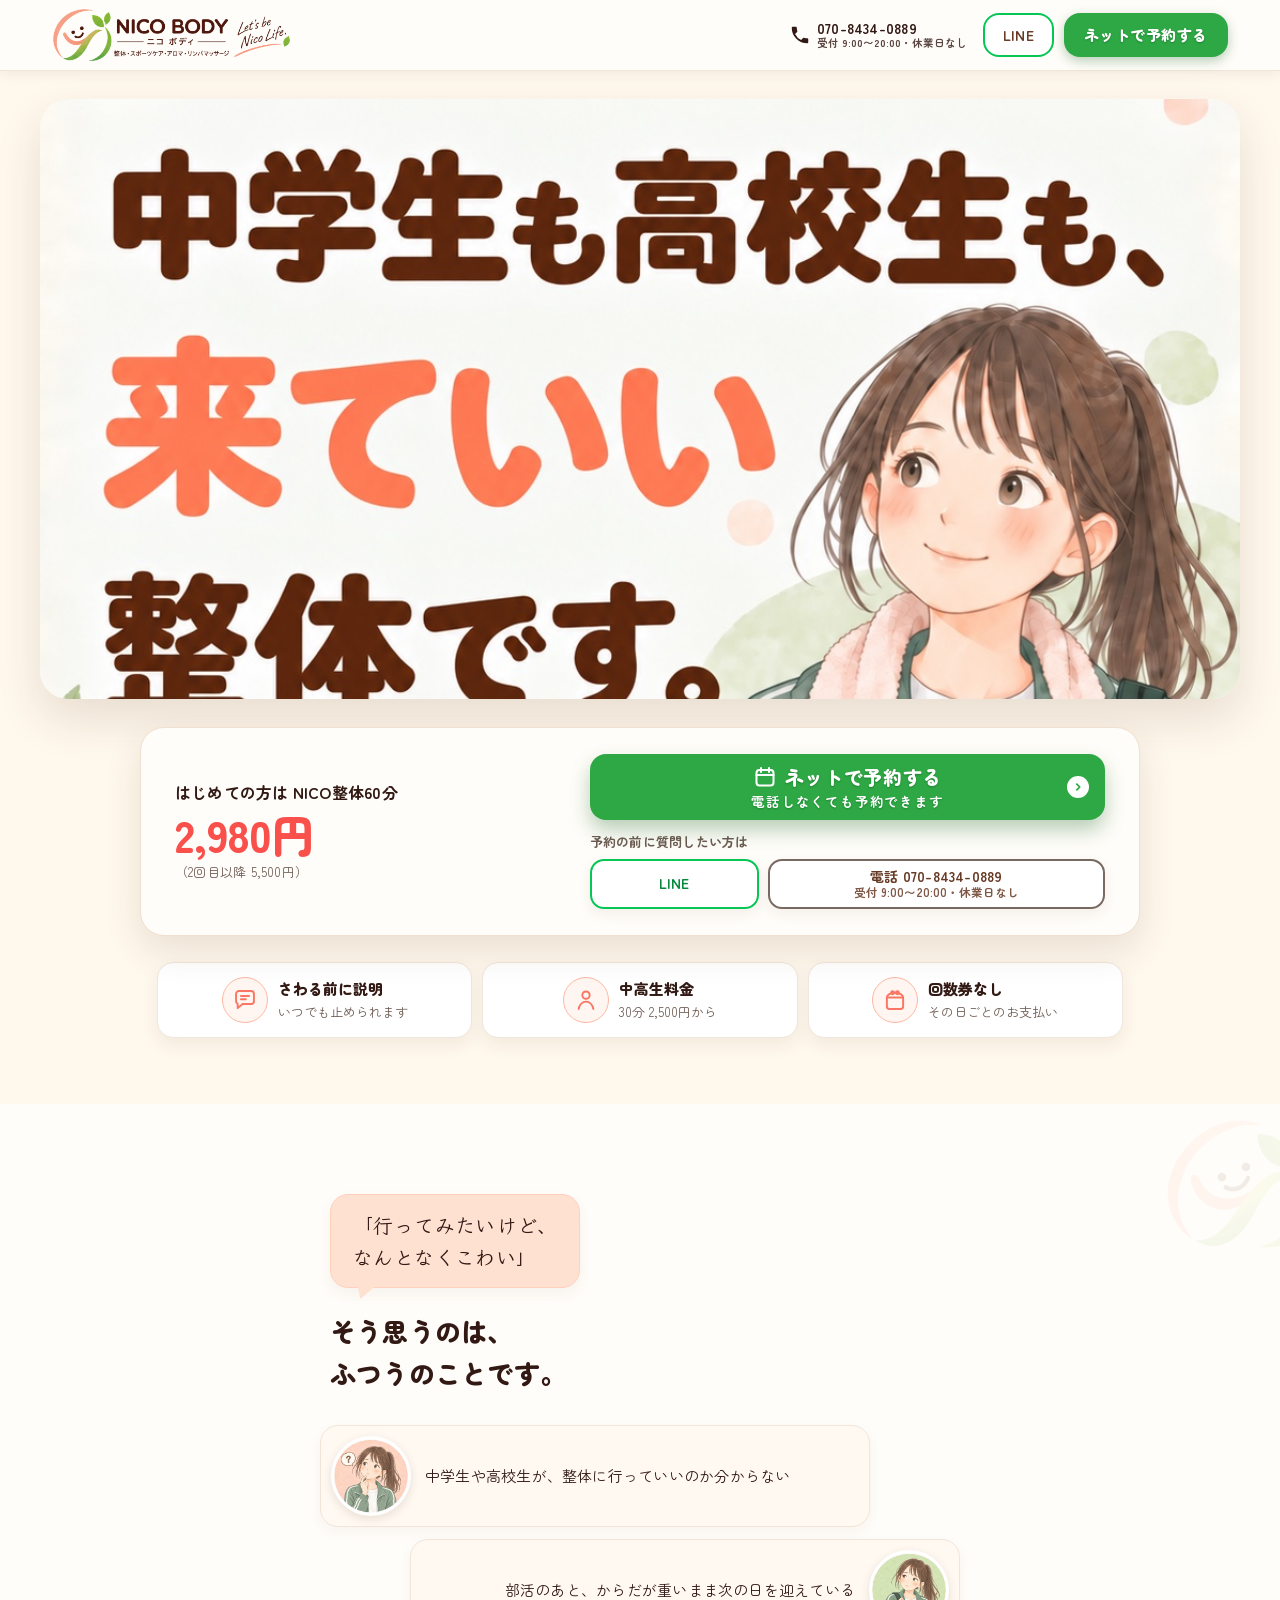
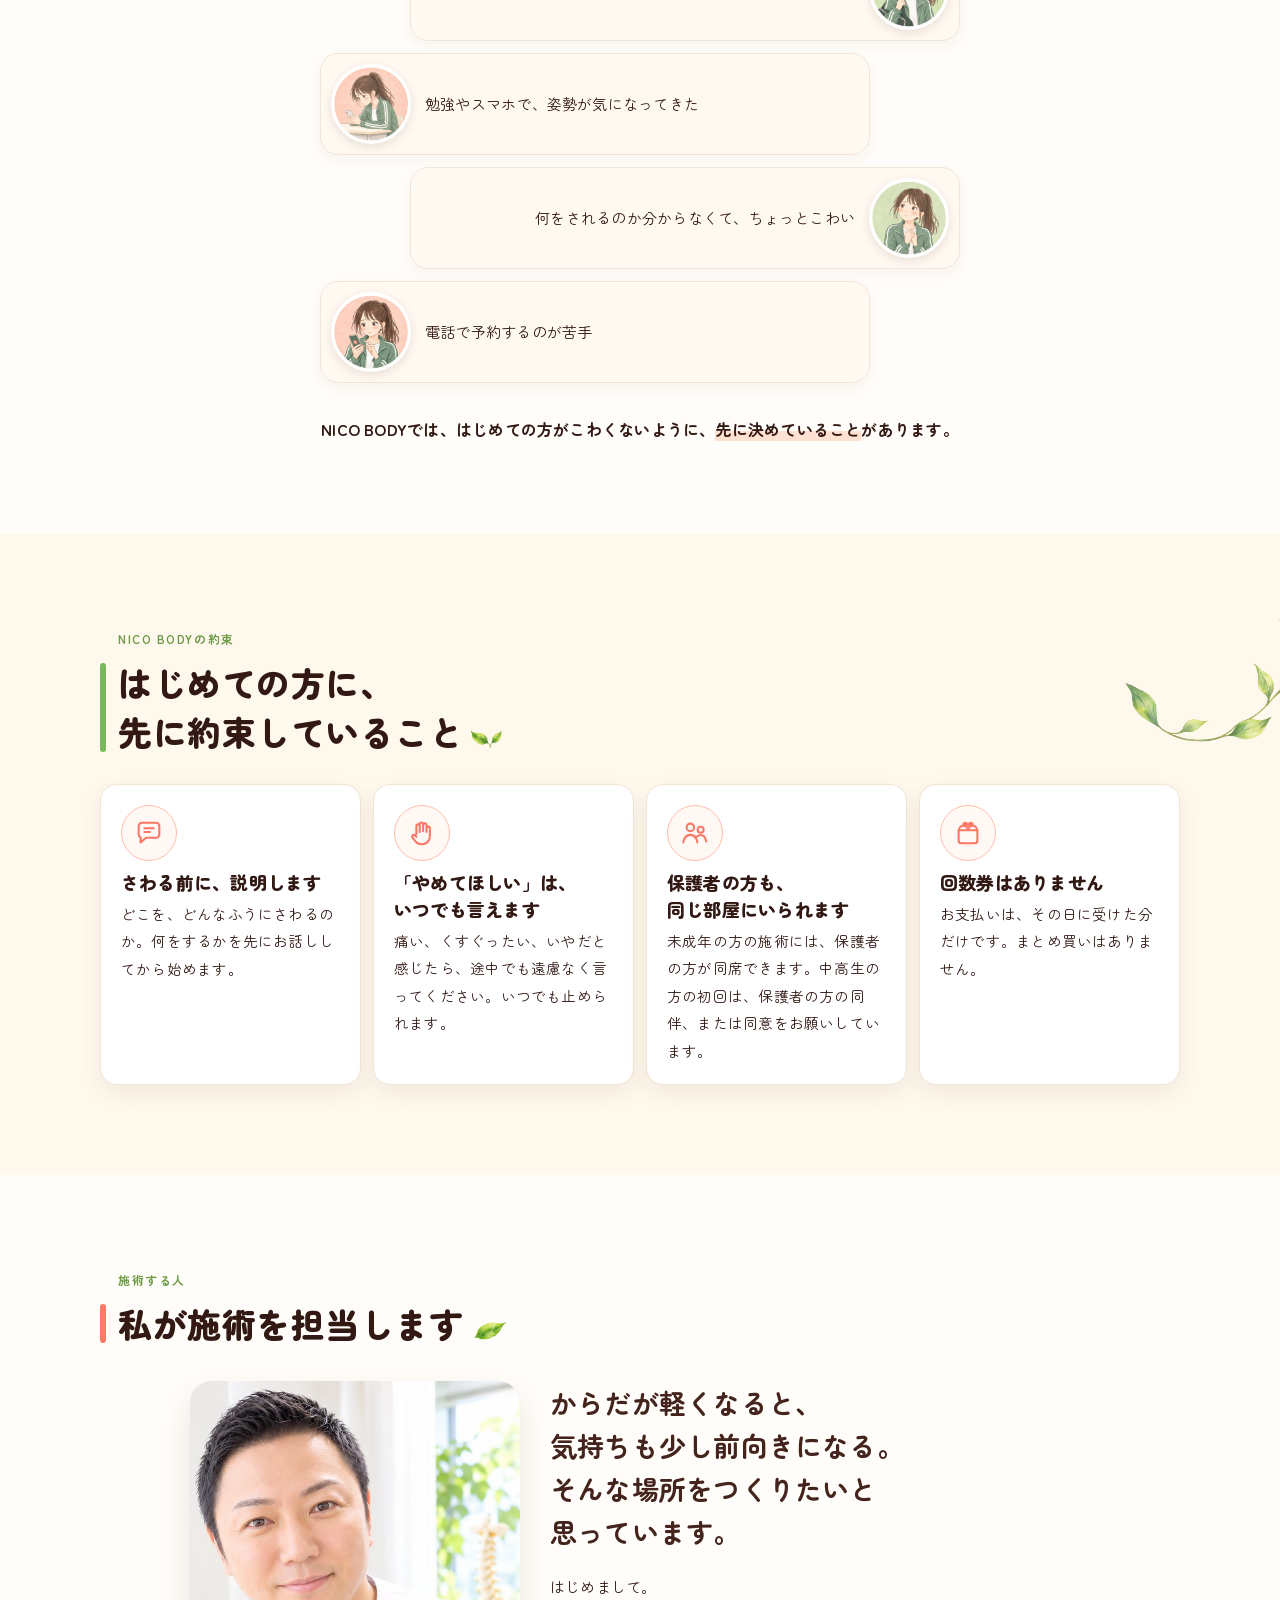
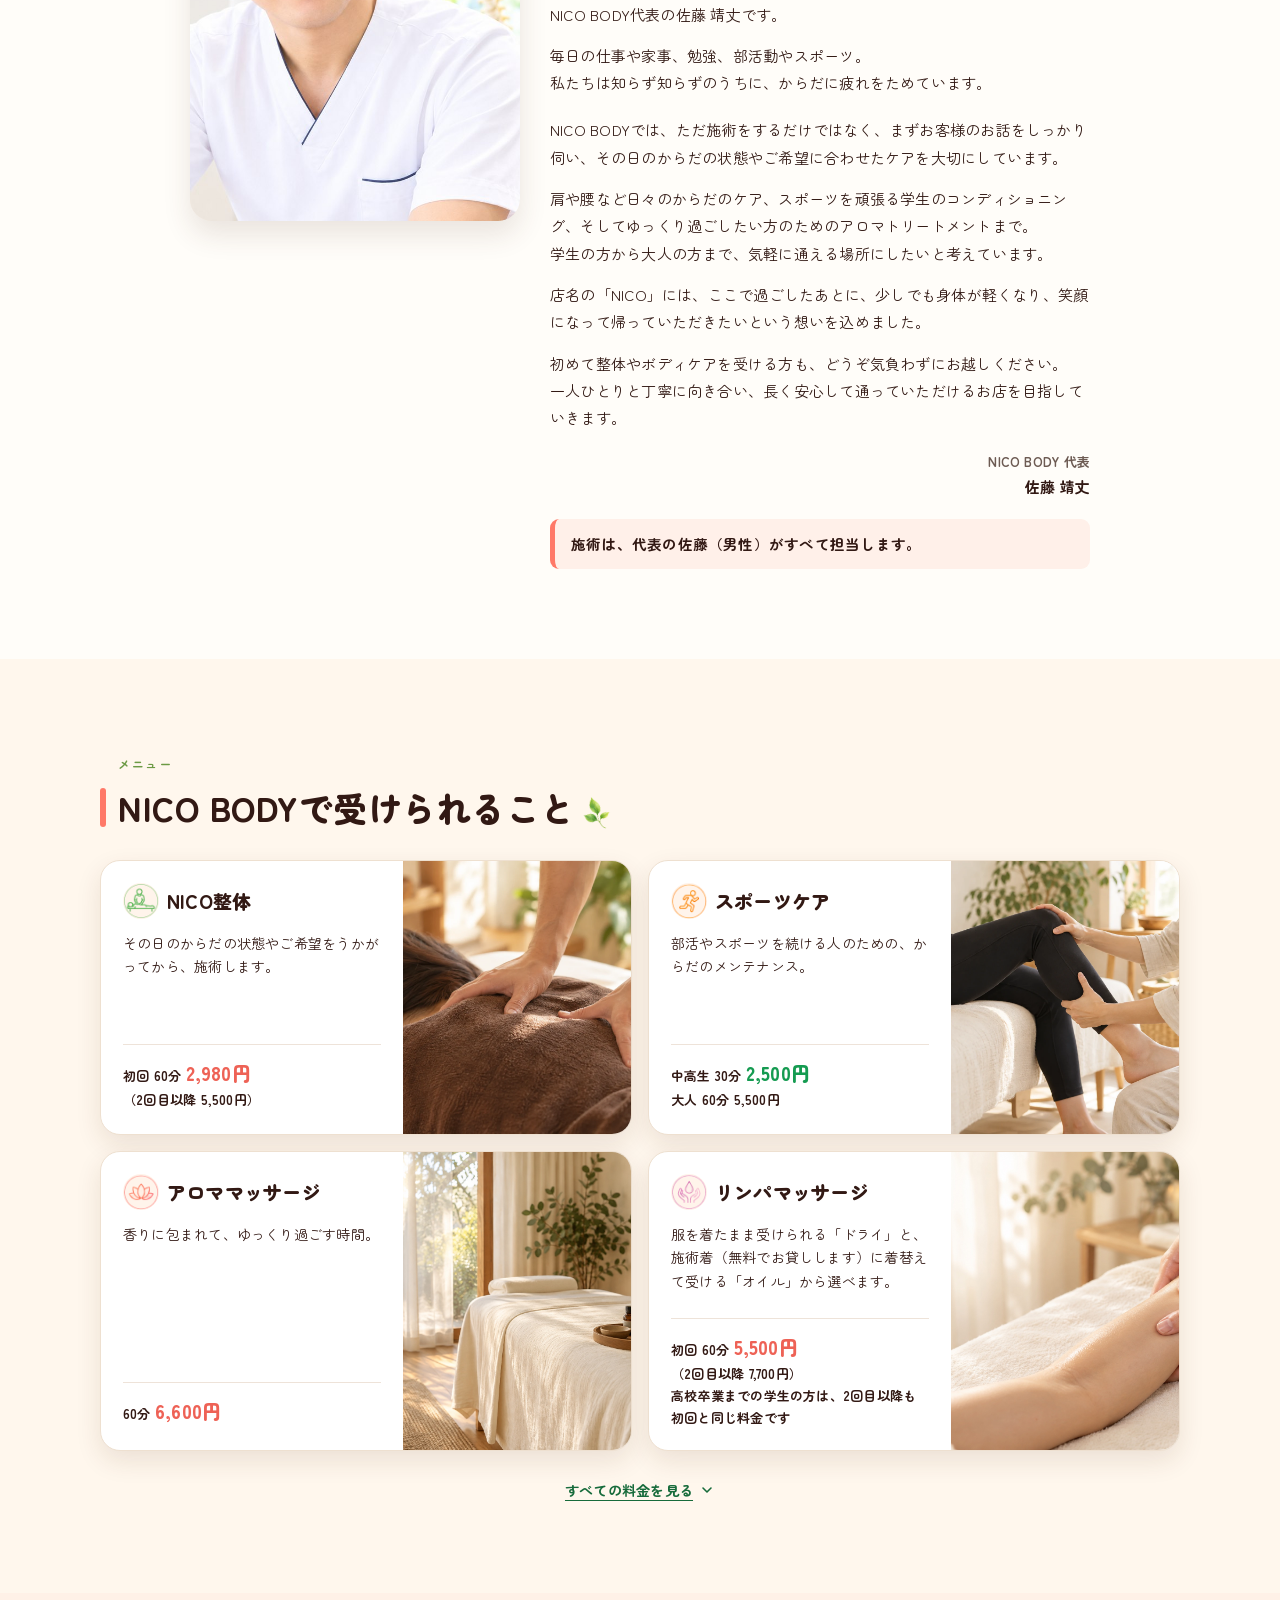
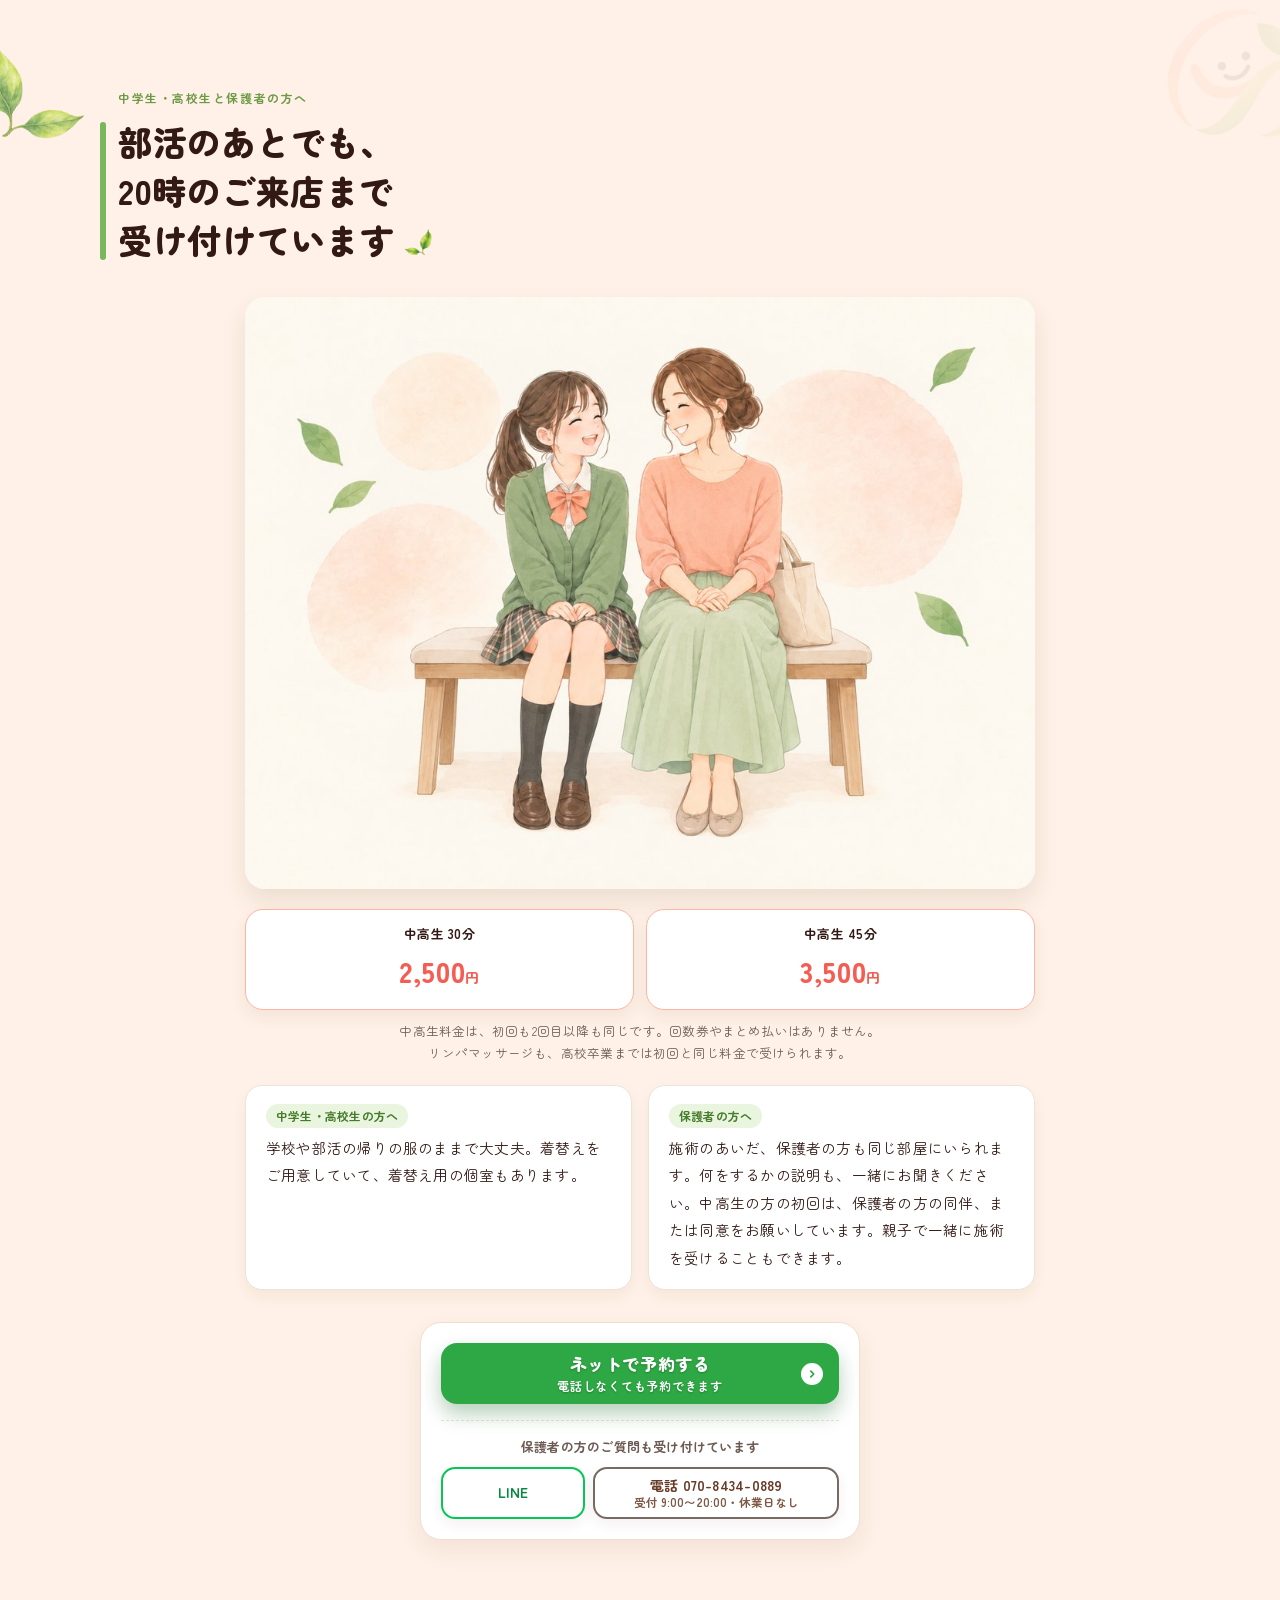
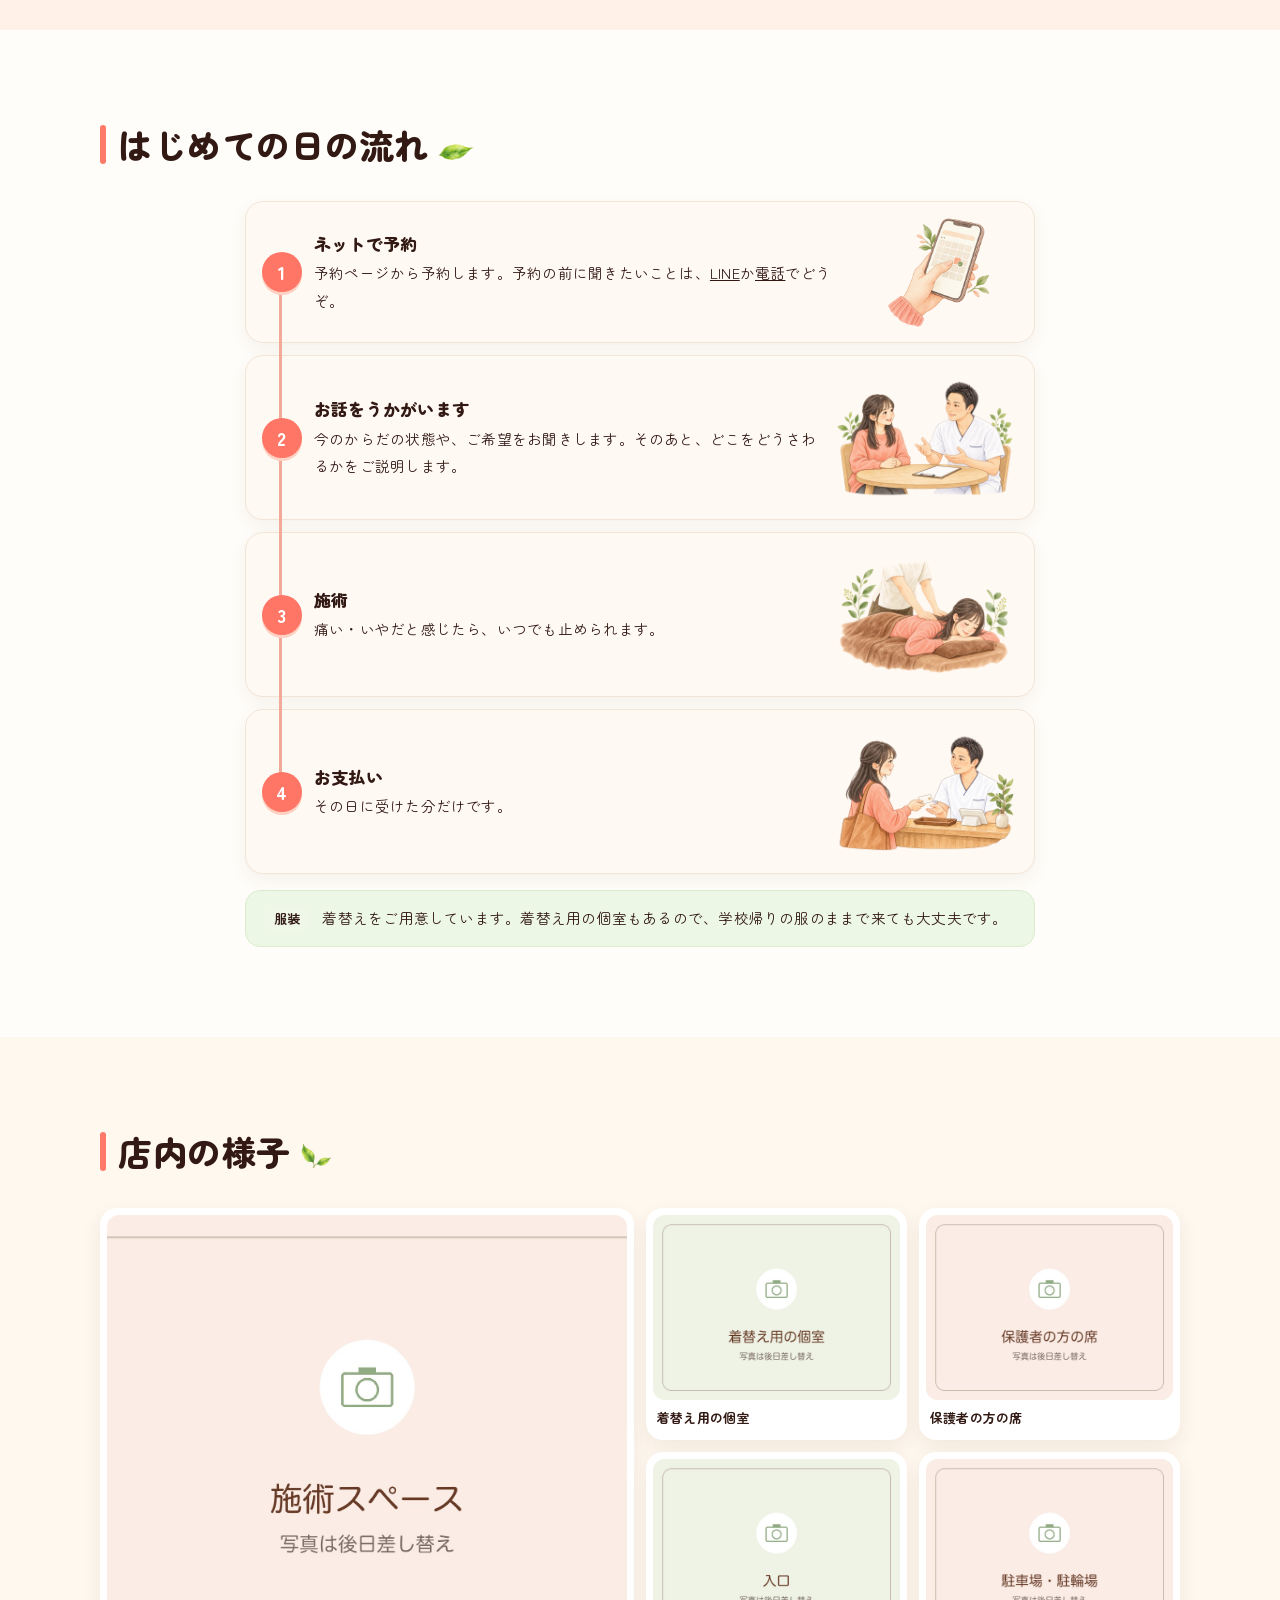
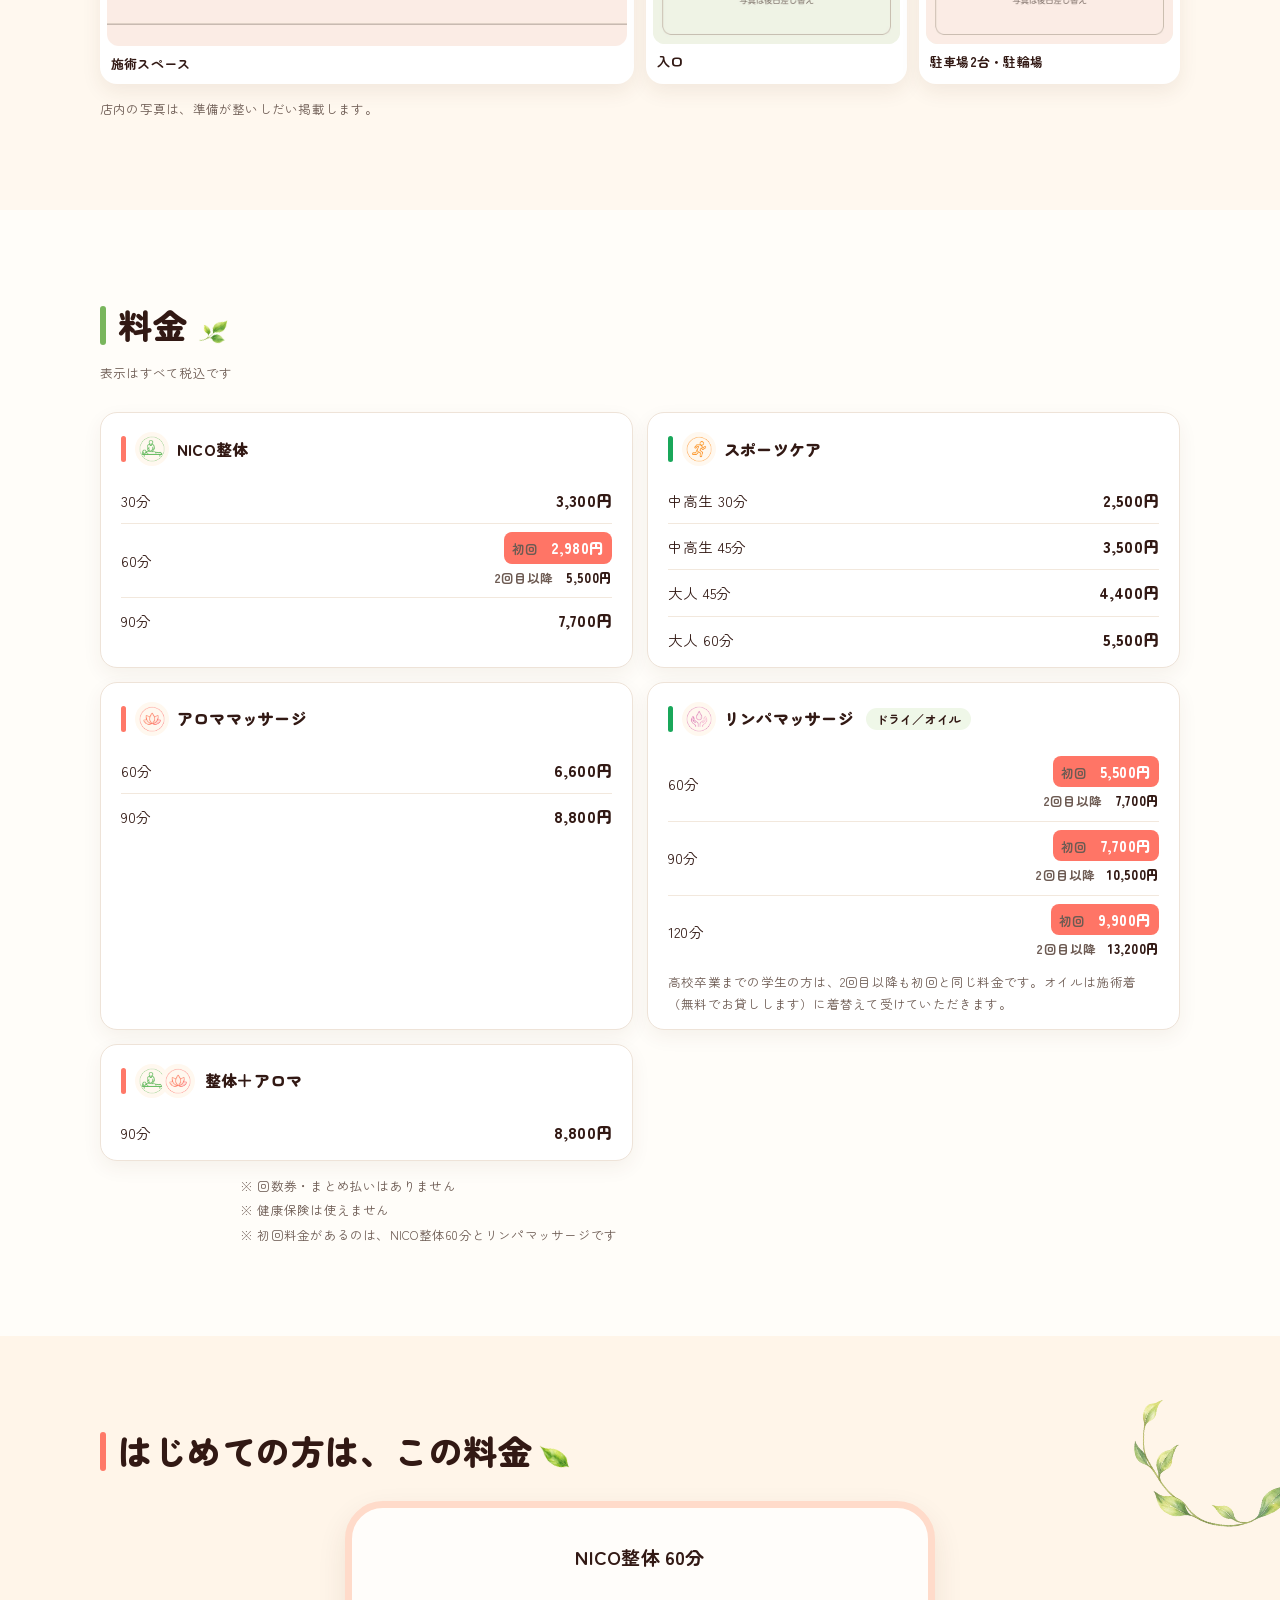
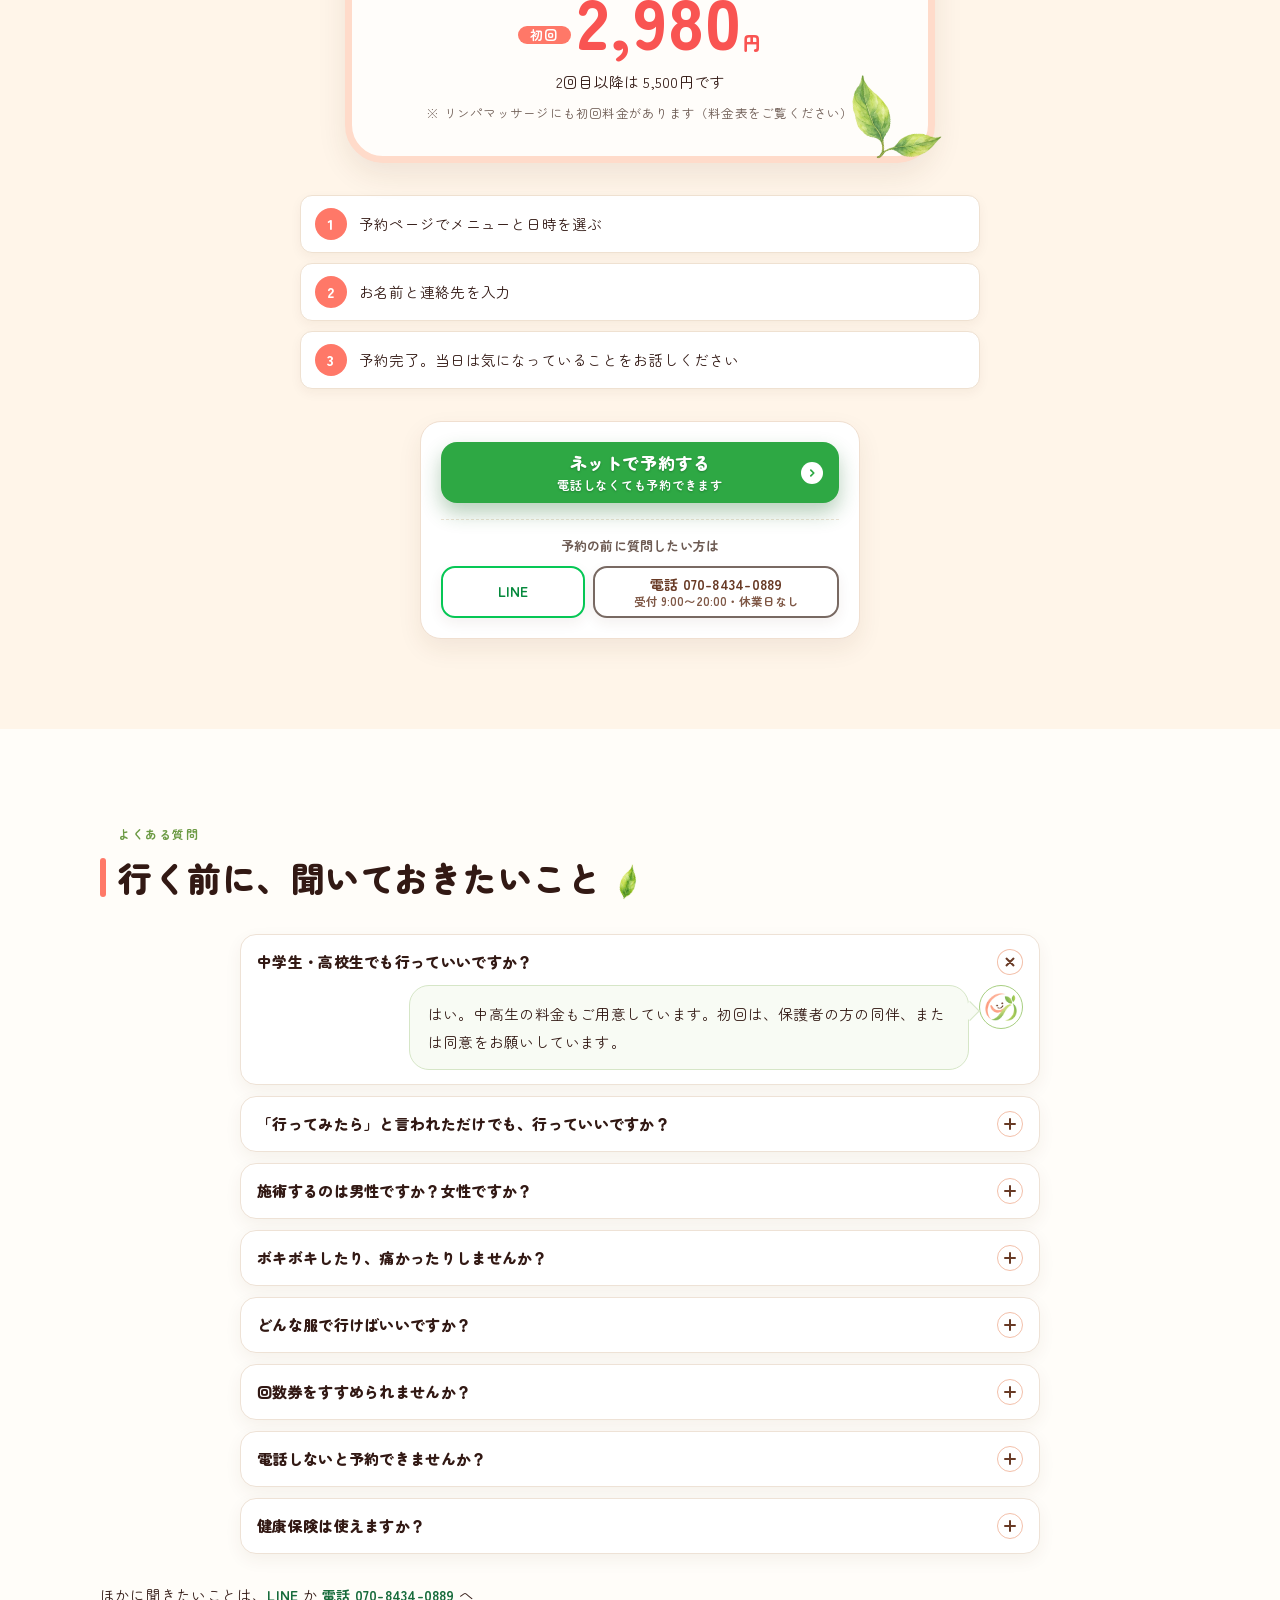
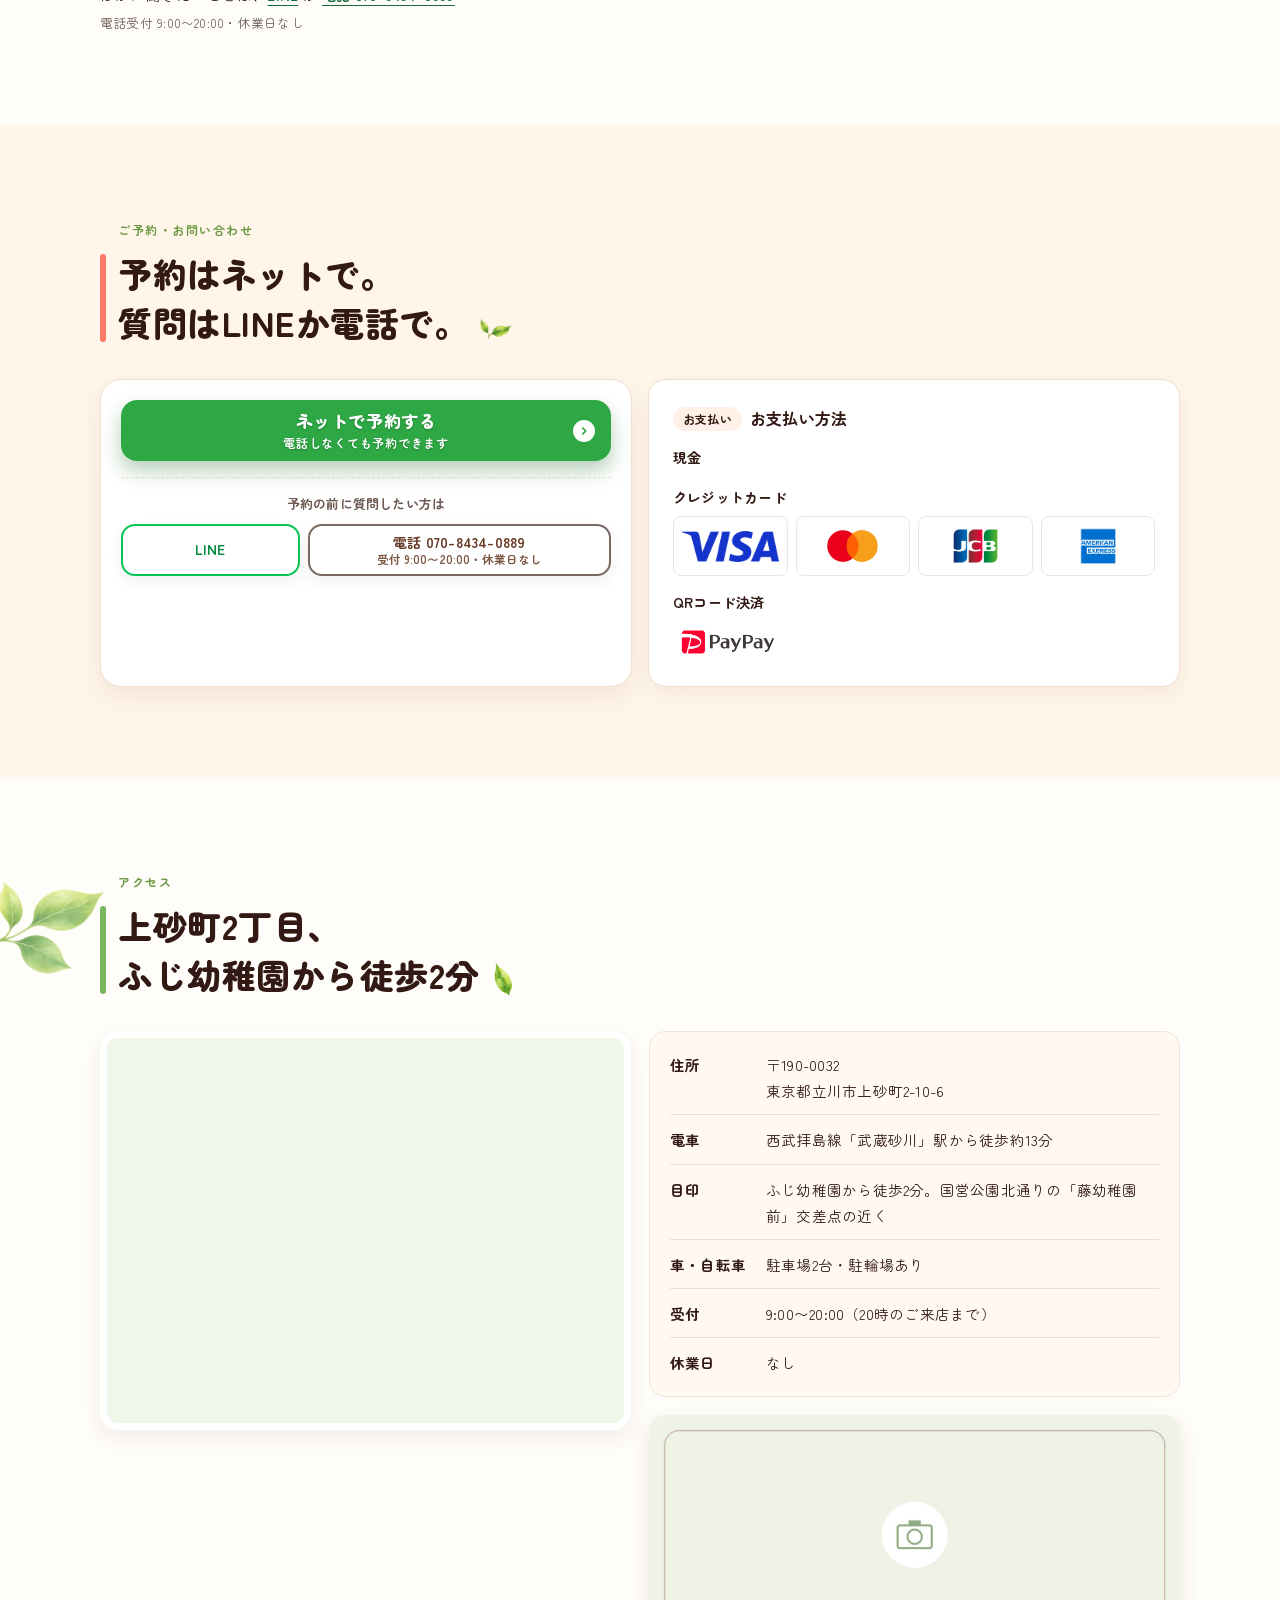
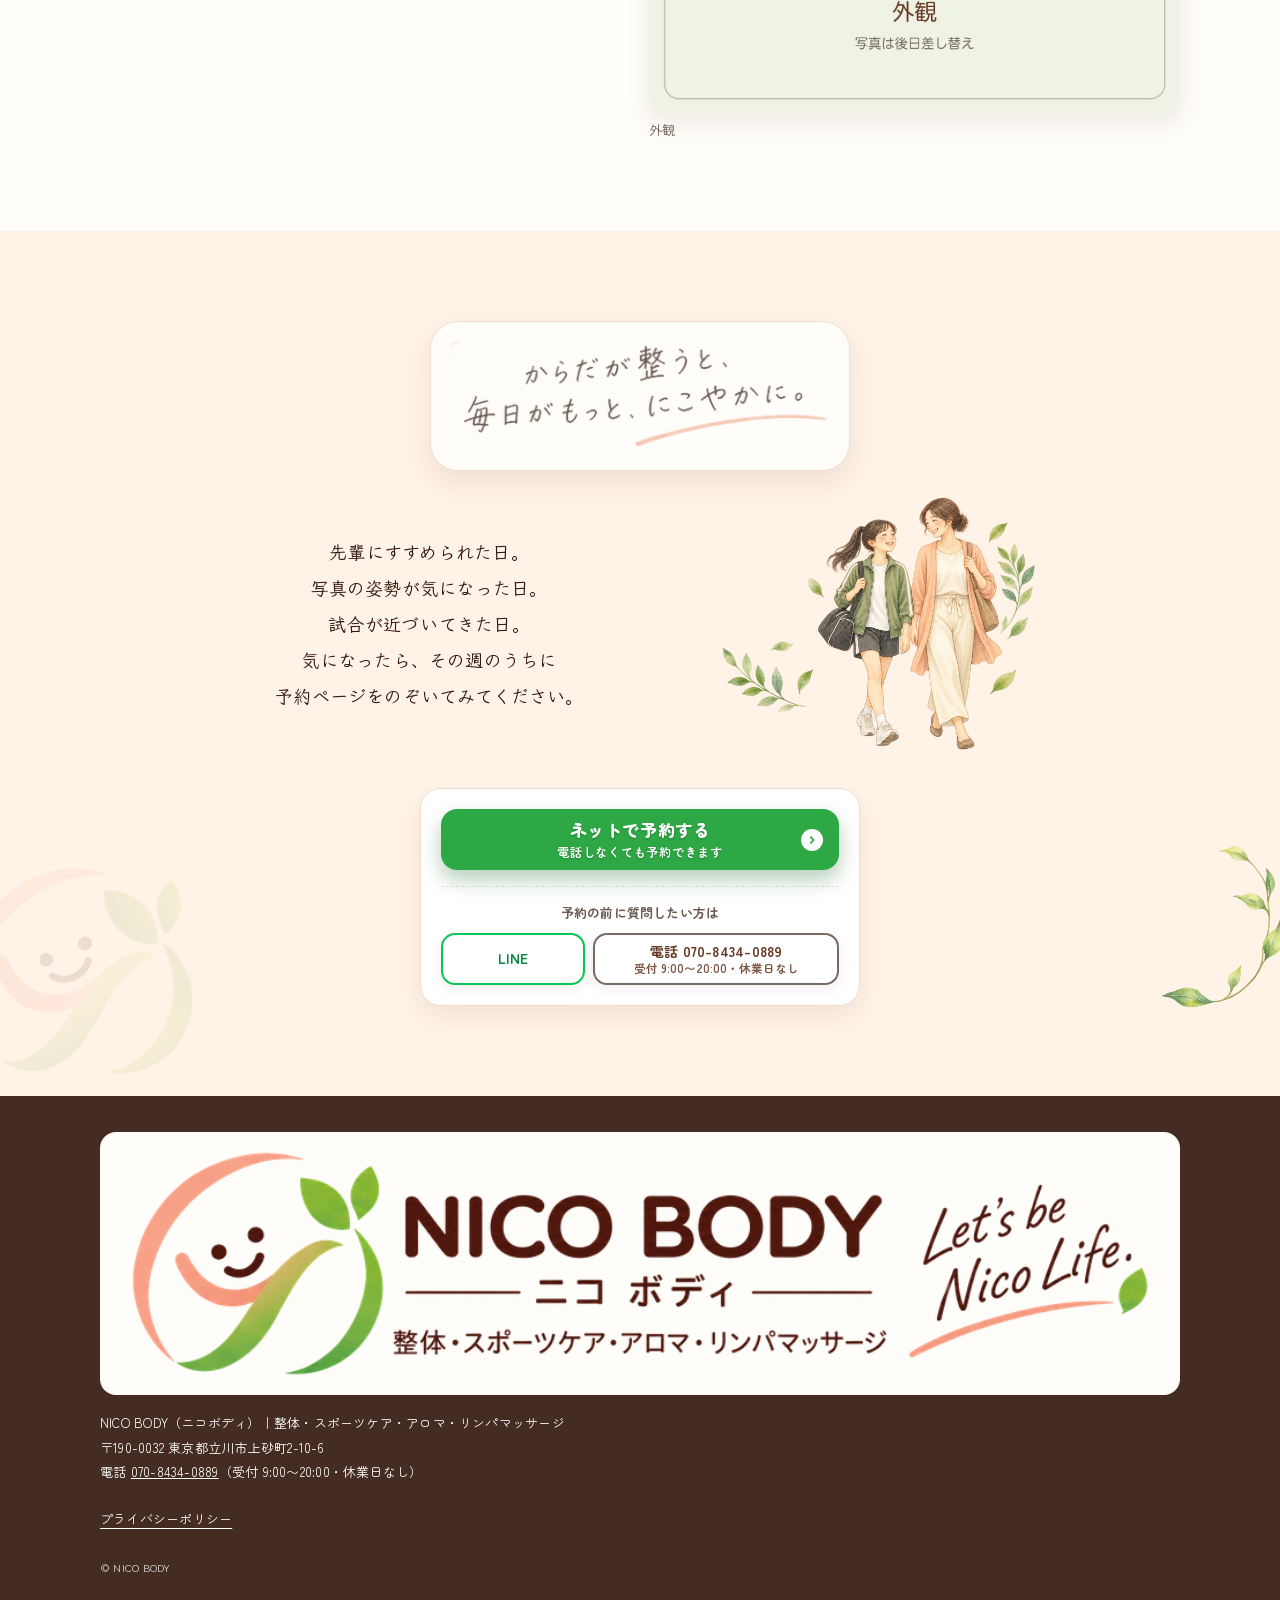
<file: index.html>
<!DOCTYPE html>
<html lang="ja">
<head>
<meta charset="UTF-8">
<meta name="viewport" content="width=device-width, initial-scale=1, viewport-fit=cover">
<title>NICO BODY（ニコボディ）｜中学生も高校生も来ていい、立川市上砂町の整体</title>
<meta name="description" content="立川市上砂町の整体・スポーツケア・アロマ・リンパマッサージ NICO BODY（ニコボディ）。さわる前に何をするかお話しします。保護者の方も同じ部屋にいられます。回数券はありません。中高生料金 30分2,500円から。受付 9:00〜20:00。">
<meta property="og:type" content="website">
<meta property="og:title" content="NICO BODY（ニコボディ）｜中学生も高校生も、来ていい整体です。">
<meta property="og:description" content="立川市上砂町の整体。さわる前に何をするかお話しします。保護者の方も同じ部屋にいられます。回数券はありません。">
<meta property="og:image" content="images/00-ogp.jpg?v=20260926e">
<meta name="twitter:card" content="summary_large_image">
<meta name="theme-color" content="#F7F1E7">
<!-- 公開前の確認用：検索結果に出さない設定。本番公開のときに削除する（公開前チェックリスト16） -->
<meta name="robots" content="noindex, nofollow">
<link rel="icon" href="images/favicon.png?v=20260926e">
<link rel="apple-touch-icon" href="images/favicon.png?v=20260926e">
<link rel="preconnect" href="https://fonts.googleapis.com">
<link rel="preconnect" href="https://fonts.gstatic.com" crossorigin>
<link href="https://fonts.googleapis.com/css2?family=Klee+One:wght@600&family=Zen+Maru+Gothic:wght@400;700;900&display=swap" rel="stylesheet">
<link rel="preload" as="image" href="images/01-fv-sp-spacing.jpg" media="(max-width: 767px)">
<link rel="preload" as="image" href="images/01-fv-pc-spacing.jpg" media="(min-width: 768px)">
<script type="application/ld+json">
{
  "@context": "https://schema.org",
  "@type": "HealthAndBeautyBusiness",
  "name": "NICO BODY（ニコボディ）",
  "description": "立川市上砂町の整体・スポーツケア・アロマ・リンパマッサージ",
  "telephone": "070-8434-0889",
  "address": {
    "@type": "PostalAddress",
    "postalCode": "190-0032",
    "addressRegion": "東京都",
    "addressLocality": "立川市",
    "streetAddress": "上砂町2-10-6",
    "addressCountry": "JP"
  },
  "geo": { "@type": "GeoCoordinates", "latitude": 35.72314, "longitude": 139.39104 },
  "openingHoursSpecification": [{
    "@type": "OpeningHoursSpecification",
    "dayOfWeek": ["Monday","Tuesday","Wednesday","Thursday","Friday","Saturday","Sunday"],
    "opens": "09:00", "closes": "20:00"
  }]
}
</script>
<style>
/* =========================================================
   Tokens — web/design-tokens.md §6 ／ web/02_デザインコンセプト.md §2
   ========================================================= */
:root{
  --c-ivory:#F7F1E7;
  --c-white:#FFFFFF;
  --c-peach:#F3C0AA;
  --c-peach-logo:#FDA184;
  --c-peach-tint:#FCEFEA;
  --c-green:#91AB82;
  --c-leaf:#C2D6A8;
  --c-leaf-tint:#EEF3E6;
  --c-brown:#786962;
  --c-brown-deep:#683A25;
  --c-line-green:#06C755;

  --text:var(--c-brown-deep);      /* 8.42:1 on ivory */
  --text-sub:var(--c-brown);       /* 4.68:1 on ivory → 14px以上 */
  --line:#DED6CC;
  --marker:linear-gradient(transparent 62%, rgba(243,192,170,.65) 62%);

  --cta-reserve-bg:#2EA844;     /* 明るい緑（2026-09-26 ご指示）。白文字 3.1:1＝太字18.66px以上の大きな文字の基準3:1を満たす */
  --cta-reserve-text:#FFFFFF;
  --cta-reserve-hover:#25913A;
  --cta-reserve-shadow:rgba(30,110,45,.32);
  --cta-tel-bg:var(--c-brown);            /* 白文字 5.26:1 */

  --font-base:"Zen Maru Gothic","Hiragino Maru Gothic ProN","Hiragino Sans",sans-serif;
  --font-voice:"Klee One","Hiragino Maru Gothic ProN",cursive;
  --fs-body:15px; --lh-body:1.95; --ls-body:.04em;
  --fs-h2:22px; --lh-h2:1.6; --fs-h3:18px; --fs-lead:16px;
  --fs-eyebrow:12px; --fs-note:12.5px; --fs-price:28px;

  --gutter:20px;
  --section-py:56px;
  --stack-sm:12px; --stack-md:20px; --stack-lg:32px;
  --content-max:720px;

  --radius-card:14px; --radius-sm:8px; --radius-pill:999px;
  --shadow-cta:0 6px 16px rgba(104,58,37,.15);
  --heading-bar:linear-gradient(to right,#FDA184 0 60%,#C2D6A8 60% 100%);

  --btn-h:56px; --btn-fs:17px; --btn-maxw:340px;
  --fixbar-h:64px;
}
@media (min-width:768px){
  :root{ --section-py:80px; --fs-h2:26px; --fs-body:16px; --gutter:32px; }
}

/* ========== Base ========== */
*,*::before,*::after{box-sizing:border-box}
html{-webkit-text-size-adjust:100%;scroll-behavior:smooth}
@media (prefers-reduced-motion:reduce){html{scroll-behavior:auto}*{animation:none!important;transition:none!important}}
body{margin:0;background:var(--c-ivory);color:var(--text);font-family:var(--font-base);font-size:var(--fs-body);line-height:var(--lh-body);letter-spacing:var(--ls-body);font-feature-settings:"palt" 0;overflow-x:hidden}
img{max-width:100%;height:auto;display:block}
a{color:inherit}
p{margin:0}
h1,h2,h3{margin:0;font-weight:700}
h2,h3,.voice,.lead,.staff__lead,.s02__answer,.first__next{word-break:auto-phrase;text-wrap:balance}
ul,ol{margin:0;padding:0;list-style:none}
:focus-visible{outline:3px solid var(--c-green);outline-offset:3px;border-radius:4px}
:where([id]){scroll-margin-top:84px}
.sr-only{position:absolute!important;width:1px;height:1px;overflow:hidden;clip:rect(0 0 0 0);white-space:nowrap}
.wrap{max-width:calc(var(--content-max) + var(--gutter)*2);margin:0 auto;padding:0 var(--gutter)}
.sec{padding:var(--section-py) 0}
.sec--white{background:var(--c-white)}
.sec--tint{background:var(--c-peach-tint)}
.eyebrow{display:inline-block;font-size:var(--fs-eyebrow);font-weight:700;letter-spacing:.12em;color:var(--c-brown-deep);background:var(--c-leaf-tint);padding:2px 12px;border-radius:var(--radius-pill);margin-bottom:10px}
.h2{font-size:var(--fs-h2);line-height:var(--lh-h2);letter-spacing:.03em}
.h2::after{content:"";display:block;width:96px;height:4px;border-radius:2px;background:var(--heading-bar);margin-top:14px}
.center{text-align:center}
.center .h2::after{margin-left:auto;margin-right:auto}
.lead{font-size:var(--fs-lead);margin-top:var(--stack-md)}
.note{font-size:var(--fs-note);color:var(--text-sub);line-height:1.8}
.mark{background:var(--marker)}
.leaf-corner{position:relative}
.leaf-corner::before{content:"";position:absolute;top:-10px;right:-6px;width:56px;height:56px;background:url("data:image/svg+xml,%3Csvg xmlns='http://www.w3.org/2000/svg' viewBox='0 0 64 64'%3E%3Cpath d='M58 6C34 6 16 18 14 44c12-2 22-6 30-14S56 16 58 6z' fill='%23C2D6A8'/%3E%3Cpath d='M14 44C24 32 34 22 50 12' stroke='%2391AB82' stroke-width='2' fill='none' stroke-linecap='round'/%3E%3C/svg%3E") no-repeat center/contain;opacity:.9;pointer-events:none}

/* ========== Buttons ========== */
.btn{display:flex;align-items:center;justify-content:center;gap:10px;min-height:var(--btn-h);padding:10px 24px;border-radius:var(--radius-pill);font-weight:700;font-size:var(--btn-fs);text-decoration:none;line-height:1.35;text-align:center;transition:transform .15s ease, box-shadow .15s ease}
.btn small{display:block;font-size:12px;font-weight:700;letter-spacing:.04em;opacity:.95}
.btn--reserve{background:var(--cta-reserve-bg);color:var(--cta-reserve-text);box-shadow:0 8px 18px var(--cta-reserve-shadow);width:100%;max-width:var(--btn-maxw);margin-inline:auto;flex-direction:column;gap:2px;font-weight:900;letter-spacing:.08em;text-shadow:0 1px 2px rgba(0,60,20,.35);position:relative;padding-right:44px;padding-left:44px}
.btn--reserve::after{content:"";position:absolute;right:16px;top:50%;width:22px;height:22px;margin-top:-11px;border-radius:50%;background:#FFFFFF url("data:image/svg+xml,%3Csvg xmlns='http://www.w3.org/2000/svg' viewBox='0 0 24 24'%3E%3Cpath d='M10 7l5 5-5 5' stroke='%232EA844' stroke-width='3' fill='none' stroke-linecap='round' stroke-linejoin='round'/%3E%3C/svg%3E") no-repeat center/14px}
.btn--reserve small{color:#FFFFFF;font-weight:700;letter-spacing:.06em;opacity:1}
.btn--xl{min-height:70px;max-width:400px;font-size:21px;box-shadow:0 10px 24px var(--cta-reserve-shadow)}
.btn__main{display:inline-flex;align-items:center;gap:8px}
.btn--xl .ico{width:24px;height:24px}
.btn--xl small{font-size:13.5px}
.btn--reserve:hover{background:var(--cta-reserve-hover);transform:translateY(-2px);box-shadow:0 12px 26px var(--cta-reserve-shadow)}
.btn--line{background:var(--c-white);color:var(--c-brown-deep);border:2px solid var(--c-line-green)}
.btn--tel{background:var(--c-white);color:var(--c-brown-deep);border:2px solid var(--c-brown)}
.btn--tel .ico path{fill:var(--c-brown)}
.btn--sub{min-height:48px;font-size:15px;padding:8px 18px}
.text-link{display:inline-flex;align-items:center;gap:6px;font-weight:700;font-size:14px;color:var(--c-brown-deep);text-underline-offset:4px}
.ico{width:22px;height:22px;flex:none}

/* ========== Header ========== */
.header{background:rgba(255,255,255,.97);border-bottom:1px solid var(--line);position:sticky;top:0;z-index:40;backdrop-filter:saturate(1.2) blur(6px)}
.header__in{display:flex;align-items:center;justify-content:space-between;max-width:1200px;margin:0 auto;padding:8px var(--gutter);min-height:56px}
.header__logo img{height:42px;width:auto}
@media (max-width:767px){
  .header{position:relative}
  .header__in{padding:4px 6px;min-height:0}
  .header__logo{display:block;width:100%}
  .header__logo img{width:100%;height:auto}
}
.header__cta{display:none}
@media (min-width:768px){
  .header__logo img{height:54px}
  .header__cta{display:flex;align-items:center;gap:10px}
  .header__cta .btn{min-height:44px;font-size:14px;padding:6px 18px;box-shadow:none}
  .header__cta .btn--reserve{flex-direction:row;width:auto;max-width:none;margin:0;padding:6px 20px;box-shadow:0 4px 12px var(--cta-reserve-shadow);font-size:15px}
  .header__cta .btn--reserve::after{display:none}
  .header__tel{font-size:14px;font-weight:700;text-decoration:none;display:flex;align-items:center;gap:6px;padding:0 6px}
}

/* ========== S01 FV ========== */
.fv{position:relative;background:var(--c-ivory)}
.fv__visual{position:relative;max-width:1200px;margin:0 auto}
.fv__visual img{width:100%;aspect-ratio:1024/1280}
.fv__panel{position:relative;margin-top:-72px;padding:0 var(--gutter) 22px;max-width:520px;margin-inline:auto;text-align:center}
.fv__first{font-size:13.5px;line-height:1.6}
.fv__first strong{font-size:22px;font-weight:900;margin:0 2px;letter-spacing:.02em}
.fv__first span{color:var(--text-sub);font-size:12.5px;white-space:nowrap}
.fv__cta{margin-top:8px}
.fv__sub{margin-top:12px}
.fv-points{display:grid;grid-template-columns:repeat(3,1fr);gap:6px;max-width:560px;margin:0 auto;padding:0 var(--gutter) 30px}
.fv-points li{background:var(--c-white);border:1px solid var(--line);border-radius:14px;padding:12px 2px 11px;text-align:center;display:flex;flex-direction:column;align-items:center;gap:2px}
.fv-points__ico{width:38px;height:38px;border-radius:50%;background:var(--c-leaf-tint);display:grid;place-items:center;margin-bottom:4px}
.fv-points__ico svg{width:22px;height:22px}
.fv-points b{font-size:13px;line-height:1.4;letter-spacing:0;white-space:nowrap}
.fv-points span:last-child{font-size:11px;line-height:1.45;color:var(--text-sub);letter-spacing:0;word-break:auto-phrase}
@media (min-width:768px){
  .fv__visual img{aspect-ratio:1536/768}
  .fv__wrap{max-width:1200px;margin:0 auto;position:relative}
  .fv__panel{position:static;display:flex;flex-wrap:wrap;justify-content:center;align-items:center;gap:8px 24px;max-width:none;margin:0;padding:16px var(--gutter) 6px;text-align:left}
  .fv__first{order:1;font-size:13.5px;line-height:1.5}
  .fv__first br{display:none}
  .fv__first span{margin-left:4px}
  .fv__cta{order:2;margin:0}
  .fv__cta .btn--xl{margin:0;min-width:340px;min-height:62px;font-size:19px}
  .fv__sub{order:3;margin:0}
  .fv-points{max-width:900px;gap:16px;padding:16px var(--gutter) 40px}
  .fv-points li{display:grid;grid-template-columns:38px auto;grid-template-rows:auto auto;column-gap:10px;justify-content:center;align-items:center;padding:12px;text-align:left}
  .fv-points__ico{grid-row:span 2;margin:0}
  .fv-points li b{font-size:15px}
  .fv-points li span:last-child{font-size:13px}
}

/* ========== Voice & reply (signature) ========== */
.voice{position:relative;display:inline-block;background:var(--c-peach);color:var(--c-brown-deep);font-family:var(--font-voice);font-weight:600;font-size:19px;line-height:1.6;padding:14px 22px;border-radius:24px;letter-spacing:.02em}
.voice::after{content:"";position:absolute;left:26px;bottom:-12px;width:22px;height:16px;background:var(--c-peach);clip-path:polygon(0 0,100% 0,15% 100%)}
.reply{display:flex;align-items:flex-start;gap:10px;justify-content:flex-end}
.reply__body{position:relative;background:var(--c-white);border:1.5px solid var(--c-leaf);border-radius:20px;padding:14px 18px;max-width:560px}
.reply__body::after{content:"";position:absolute;right:-9px;top:18px;width:14px;height:14px;background:var(--c-white);border-right:1.5px solid var(--c-leaf);border-top:1.5px solid var(--c-leaf);transform:rotate(45deg)}
.reply__avatar{width:44px;height:44px;border-radius:50%;background:var(--c-white);border:1.5px solid var(--c-leaf);display:grid;place-items:center;flex:none;order:2}
.reply__avatar img{width:32px;height:auto}

/* ========== S02 ========== */
.s02 .voice{font-size:20px}
.s02__answer{margin-top:22px;font-size:var(--fs-h2);font-weight:700;line-height:1.6}
.s02 ul{margin-top:var(--stack-lg);display:grid;gap:14px}
.s02 li{display:flex;gap:14px;align-items:center;background:var(--c-ivory);border-radius:14px;padding:10px 16px 10px 10px;line-height:1.7}
.s02 li img{width:80px;height:80px;flex:none;border-radius:50%;background:var(--c-white);object-fit:cover}
.s02 li:has(img){width:calc(100% - 22px);justify-self:start}
.s02 li:has(img):nth-child(even){flex-direction:row-reverse;justify-self:end;padding:10px 10px 10px 18px;background:#F4EDE2}
@media (min-width:768px){.s02 ul{max-width:640px;margin-inline:auto}.s02 li:has(img){width:86%}}
.s02 li:has(img)::before{display:none}
.s02 li::before{content:"";flex:none;width:20px;height:20px;margin-top:3px;border-radius:50%;background:var(--c-leaf) url("data:image/svg+xml,%3Csvg xmlns='http://www.w3.org/2000/svg' viewBox='0 0 20 20'%3E%3Cpath d='M5 10.5l3.2 3L15 6.5' stroke='%23683A25' stroke-width='2.2' fill='none' stroke-linecap='round' stroke-linejoin='round'/%3E%3C/svg%3E") no-repeat center/14px}
.s02__close{margin-top:var(--stack-lg)}

/* ========== S03 ========== */
.promises{display:grid;gap:14px;margin-top:var(--stack-lg)}
.promise{background:var(--c-white);border:1px solid var(--line);border-radius:var(--radius-card);padding:20px;display:grid;grid-template-columns:56px 1fr;gap:4px 16px;align-items:start}
.promise__ico{grid-row:span 2;width:56px;height:56px;border-radius:50%;background:var(--c-leaf-tint);display:grid;place-items:center}
.promise__ico svg{width:30px;height:30px}
.promise h3{font-size:var(--fs-h3);line-height:1.5;padding-top:4px}
.promise p{font-size:14.5px;line-height:1.9}
@media (min-width:768px){.promises{grid-template-columns:1fr 1fr}}

/* ========== S04 ========== */
.staff{display:grid;gap:24px;margin-top:var(--stack-lg)}
.staff__photo{border-radius:var(--radius-card);overflow:hidden;background:var(--c-leaf-tint);max-width:340px;margin:0 auto;width:100%}
.staff__photo img{width:100%;aspect-ratio:3/4;object-fit:cover;object-position:center top}
.staff__lead{font-size:20px;line-height:1.75;font-weight:700}
.staff__msg{margin-top:var(--stack-md);display:grid;gap:14px;font-size:15px}
.staff__sign{margin-top:var(--stack-md);text-align:right;font-weight:700;line-height:1.7}
.staff__sign span{display:block;font-size:13px;color:var(--text-sub)}
.staff__note{margin-top:var(--stack-md);background:var(--c-peach-tint);border-radius:12px;padding:12px 16px;font-weight:700;font-size:14.5px}
.staff details summary{list-style:none;cursor:pointer;margin-top:14px;display:inline-flex;align-items:center;gap:6px;font-weight:700;font-size:14px;border-bottom:1.5px solid var(--c-peach-logo);padding-bottom:2px}
.staff details summary::-webkit-details-marker{display:none}
.staff details[open] summary{display:none}
@media (min-width:768px){
  .staff{grid-template-columns:280px 1fr;align-items:start}
  .staff__photo{max-width:none}
  .staff details summary{display:none}
  .staff details .staff__more{display:grid!important}
}

/* ========== S05 ========== */
.services{display:grid;gap:16px;margin-top:var(--stack-lg)}
.svc{background:var(--c-white);border:1px solid var(--line);border-radius:var(--radius-card);overflow:hidden}
.svc__img{background:var(--c-white)}
.svc__img img{width:100%;aspect-ratio:4/3;object-fit:cover}
.svc__body{padding:4px 20px 20px}
.svc__head{display:flex;align-items:center;gap:14px;margin-top:-30px}
.svc__ico{width:64px;height:64px;flex:none;background:var(--c-white);border-radius:50%;box-shadow:0 0 0 4px var(--c-white)}
.svc h3{font-size:var(--fs-h3);line-height:1.4;margin-top:24px}
.svc__tag{margin-top:2px!important;font-size:12.5px!important;line-height:1.5!important;color:var(--text-sub);font-weight:700}
.svc p{margin-top:8px;font-size:14.5px;line-height:1.85}
.svc__price{margin-top:12px;padding-top:12px;border-top:1px dashed var(--line);font-size:14px;line-height:1.8}
.svc__price b{font-size:18px;font-weight:900}
.services__more{margin-top:20px;text-align:center}
@media (min-width:768px){.services{grid-template-columns:repeat(2,1fr)}.svc__body{padding:4px 20px 20px}}

/* ========== S06 ========== */
.s06__img{margin-top:var(--stack-lg);border-radius:var(--radius-card);overflow:hidden;background:var(--c-ivory)}
.s06__img img{width:100%;aspect-ratio:4/3;object-fit:cover}
.pricechips{display:grid;grid-template-columns:1fr 1fr;gap:10px;margin-top:var(--stack-md)}
.pricechip{background:var(--c-white);border:1.5px solid var(--c-peach);border-radius:var(--radius-card);text-align:center;padding:12px 8px}
.pricechip span{display:block;font-size:13px;font-weight:700}
.pricechip b{font-size:var(--fs-price);font-weight:900;letter-spacing:.02em}
.pricechip b small{font-size:14px;font-weight:700}
.s06__box{margin-top:var(--stack-md);background:var(--c-white);border-radius:var(--radius-card);padding:18px 20px}
.s06__box h3{font-size:16px;display:flex;align-items:center;gap:8px;margin-bottom:6px}
.s06__box h3 .pill{font-size:12px;background:var(--c-leaf-tint);padding:1px 10px;border-radius:var(--radius-pill)}
.s06__box p{font-size:14.5px;line-height:1.9}
@media (min-width:768px){.s06__grid{display:grid;grid-template-columns:1fr 1fr;gap:16px}.s06__grid .s06__box{margin-top:var(--stack-md)}}

/* ========== S07 ========== */
.steps{margin-top:var(--stack-lg);counter-reset:step;display:grid;gap:0}
.step{position:relative;display:grid;grid-template-columns:44px 1fr;gap:0 16px;padding-bottom:22px}
.step:not(:last-child)::after{content:"";position:absolute;left:21px;top:46px;bottom:4px;width:2px;background:repeating-linear-gradient(to bottom,var(--c-leaf) 0 6px,transparent 6px 11px)}
.step__num{width:44px;height:44px;border-radius:50%;background:var(--c-peach-logo);color:var(--c-brown-deep);font-weight:900;font-size:18px;display:grid;place-items:center}
.step h3{font-size:17px;line-height:1.5;padding-top:8px}
.step p{font-size:14.5px;line-height:1.9;margin-top:4px}
.dress{margin-top:8px;background:var(--c-white);border-radius:12px;padding:14px 18px;font-size:14.5px;display:flex;gap:12px;align-items:flex-start}
.dress b{flex:none;background:var(--c-leaf-tint);border-radius:var(--radius-pill);padding:0 10px;font-size:13px;margin-top:2px}

/* ========== S08 ========== */
.gallery{display:grid;grid-template-columns:1fr 1fr;gap:10px;margin-top:var(--stack-lg)}
.gallery figure{margin:0}
.gallery img{width:100%;aspect-ratio:4/3;object-fit:cover;border-radius:var(--radius-sm);background:var(--c-leaf-tint)}
.gallery figure:first-child{grid-column:1/-1}
.gallery figure:first-child img{aspect-ratio:3/2}
.gallery figcaption{font-size:13px;margin-top:4px;color:var(--text-sub)}
@media (min-width:768px){.gallery{grid-template-columns:repeat(4,1fr)}}

/* ========== S09 ========== */
.price{margin-top:var(--stack-lg);display:grid;gap:14px}
.price__block{background:var(--c-white);border-radius:var(--radius-card);padding:16px 20px;border:1px solid var(--line)}
.price__block h3{font-size:16px;display:flex;align-items:center;gap:8px;padding-bottom:8px;border-bottom:2px solid var(--c-peach)}
.price__block dl{margin:0}
.price__row{display:flex;justify-content:space-between;align-items:baseline;gap:12px;padding:10px 0;border-bottom:1px dotted var(--line)}
.price__row:last-child{border-bottom:0;padding-bottom:0}
.price__row dt{font-size:14.5px}
.price__row dd{margin:0;font-weight:900;font-size:18px;white-space:nowrap}
.price__row dd small{font-size:12.5px;font-weight:700;color:var(--text-sub);margin-right:6px}
.tag-first{display:inline-block;background:var(--c-peach-logo);color:var(--c-brown-deep);font-size:11.5px;font-weight:700;border-radius:var(--radius-pill);padding:0 8px;margin-left:6px;vertical-align:2px}
.price__notes{margin-top:14px;display:grid;gap:2px}
.price__sub{font-size:12px;font-weight:700;background:var(--c-leaf-tint);border-radius:var(--radius-pill);padding:0 10px;margin-left:4px}
.price__row--first{align-items:center}
.price__row--first dd{display:flex;flex-direction:column;align-items:flex-end;gap:4px}
.price__first{display:inline-flex;align-items:baseline;gap:6px;background:var(--c-peach-logo);border-radius:var(--radius-pill);padding:2px 12px;font-size:18px;font-weight:900}
.price__after{display:inline-flex;align-items:baseline;gap:6px;font-size:16px;font-weight:900;padding-right:12px}
.price__first small,.price__after small{font-size:12px;font-weight:700;color:var(--c-brown-deep)}
.price__after small{color:var(--text-sub)}
.price__foot{margin-top:10px;font-size:12.5px;line-height:1.8;color:var(--text-sub)}
@media (min-width:768px){.price{grid-template-columns:1fr 1fr}}

/* ========== S10 ========== */
.first{background:var(--c-white);border-radius:20px;border:2px solid var(--c-peach);padding:26px 20px;margin-top:var(--stack-md);text-align:center}
.first__menu{font-weight:700;font-size:16px}
.first__price{font-size:44px;font-weight:900;line-height:1.2;letter-spacing:.02em;margin-top:4px}
.first__price small{font-size:18px}
.first__label{display:inline-block;background:var(--c-peach-logo);border-radius:var(--radius-pill);font-size:13px;font-weight:700;padding:1px 12px;vertical-align:10px;margin-right:6px}
.first__next{margin-top:6px;font-size:15px}
.howto{margin-top:var(--stack-lg);display:grid;gap:8px}
.howto li{display:grid;grid-template-columns:32px 1fr;gap:12px;align-items:center;background:var(--c-white);border-radius:12px;padding:12px 14px;font-size:14.5px;line-height:1.7}
.howto li span{width:32px;height:32px;border-radius:50%;background:var(--c-leaf-tint);display:grid;place-items:center;font-weight:900}

/* ========== S11 FAQ (voice & reply) ========== */
.faq{margin-top:var(--stack-lg);display:grid;gap:18px}
.faq details{background:transparent}
.faq summary{list-style:none;cursor:pointer;display:flex;align-items:flex-start;gap:10px}
.faq summary::-webkit-details-marker{display:none}
.faq summary .voice{font-size:17px;padding:11px 18px;flex:0 1 auto}
.faq summary .voice::after{left:20px}
.faq summary .toggle{flex:none;margin-top:10px;width:26px;height:26px;border-radius:50%;background:var(--c-white);border:1.5px solid var(--c-peach);display:grid;place-items:center;transition:transform .2s}
.faq details[open] .toggle{transform:rotate(45deg)}
.faq .reply{margin-top:18px}
.faq .reply__body{font-size:14.5px;line-height:1.9}

/* ========== S12 ========== */
.contact{display:grid;gap:14px;margin-top:var(--stack-lg)}
.contact__card{background:var(--c-white);border-radius:var(--radius-card);border:1px solid var(--line);padding:20px}
.contact__card h3{font-size:16px;margin-bottom:12px;display:flex;align-items:center;gap:8px}
.contact__card h3 .pill{font-size:12px;background:var(--c-peach-tint);padding:1px 10px;border-radius:var(--radius-pill)}
.contact__card .btn{width:100%}
.contact__tel{margin-top:10px;text-align:center;font-size:14px}
.contact__tel a{font-size:22px;font-weight:900;text-decoration:none;letter-spacing:.04em}
.pay{margin:0;display:grid;gap:14px}
.pay dt{font-size:14px;font-weight:700}
.pay dd{margin:6px 0 0}
.pay__cards{display:grid;grid-template-columns:repeat(2,1fr);gap:8px;max-width:320px}
.pay__cards li{height:60px;display:flex;align-items:center;justify-content:center;background:#fff;border:1px solid var(--line);border-radius:8px;padding:8px}
.pay__cards img{max-width:100%;max-height:38px;width:auto;height:auto;object-fit:contain}
.pay__paypay{display:block;height:40px;width:auto}
@media (min-width:768px){.pay__cards{grid-template-columns:repeat(4,1fr);max-width:600px}}

/* ========== S13 ========== */
.access{display:grid;gap:18px;margin-top:var(--stack-lg)}
.map{border-radius:var(--radius-card);overflow:hidden;background:var(--c-leaf-tint);aspect-ratio:4/3}
.map iframe{width:100%;height:100%;border:0;display:block}
.access dl{margin:0;display:grid;gap:12px}
.access dl div{display:grid;grid-template-columns:88px 1fr;gap:8px;font-size:14.5px;line-height:1.8}
.access dt{font-weight:700}
.access dd{margin:0}
.access figure{margin:0}
.access figure img{border-radius:var(--radius-sm);aspect-ratio:16/9;object-fit:cover;width:100%}
.access figcaption{font-size:13px;color:var(--text-sub);margin-top:4px}
@media (min-width:768px){.access{grid-template-columns:1fr 1fr}.access .map{grid-row:span 2}}

/* ========== S14 ========== */
.closing{text-align:center;background:linear-gradient(180deg,var(--c-ivory),var(--c-peach-tint))}
.closing__tag{max-width:420px;margin:0 auto}
.closing__text{margin-top:var(--stack-lg);font-size:15.5px;line-height:2}
.cta-ask{margin-top:12px;text-align:center}
.cta-ask__lead{font-size:13px;font-weight:700;color:var(--text-sub)}
.cta-ask__btns{display:flex;justify-content:center;gap:8px;margin-top:6px;flex-wrap:wrap}
.ask-link{display:inline-flex;align-items:center;justify-content:center;min-height:44px;padding:6px 16px;border-radius:var(--radius-pill);background:var(--c-white);font-size:14px;font-weight:700;text-decoration:none;color:var(--c-brown-deep)}
.ask-link--line{border:2px solid var(--c-line-green);color:#05893C}
.ask-link--tel{border:2px solid var(--c-brown);flex-direction:column;line-height:1.35}
.tel-hours{display:block;font-size:11.5px;font-weight:700;letter-spacing:0;opacity:.85}
.tel-hours-inline{font-size:12.5px;color:var(--text-sub)}
.btn--tel{flex-wrap:wrap}
.btn--tel .tel-hours{flex-basis:100%;margin-top:1px}
.fixbar__tel{flex-direction:column}
.fixbar__tel small{display:block;font-size:10px;font-weight:700;letter-spacing:0;line-height:1.2}
.header__telnum{display:flex;flex-direction:column;line-height:1.2}
.header__telnum .tel-hours{font-size:10.5px;opacity:.8}
@media (min-width:768px){.fv__sub .cta-ask{margin-top:0;display:flex;align-items:center;gap:10px}.fv__sub .cta-ask__btns{margin-top:0}}
/* FV以外の共通CTA（予約ボタン＋LINE・電話） */
.cta-unit{margin:var(--stack-lg) auto 0;max-width:440px;background:var(--c-white);border:1px solid var(--line);border-radius:var(--radius-card);padding:22px 18px 18px;text-align:center}
.cta-unit .btn--reserve{max-width:none;margin:0}
.cta-unit .cta-ask{margin-top:16px;padding-top:14px;border-top:1px dashed var(--line)}
.cta-unit .cta-ask__btns{display:grid;grid-template-columns:1fr 1.7fr;gap:8px;margin-top:8px}
.cta-unit .ask-link{padding:6px 10px;min-height:52px}
.contact .cta-unit{margin-top:0;width:100%}

/* ========== Footer ========== */
.footer{background:var(--c-brown-deep);color:#fff;padding:36px 0 calc(var(--fixbar-h) + 36px + env(safe-area-inset-bottom));font-size:13px;line-height:1.9}
.footer a{color:#fff}
.footer__logo{background:#fff;display:inline-block;border-radius:12px;padding:8px 14px}
.footer__logo img{height:48px;width:auto}
@media (max-width:767px){
  .footer{padding-top:0}
  .footer__logo{display:block;margin:0 calc(-1 * var(--gutter));border-radius:0;padding:6px}
  .footer__logo img{width:100%;height:auto}
}
.footer__info{margin-top:16px}
.footer__links{margin-top:12px}
.footer__links a{display:inline-flex;align-items:center;min-height:44px;text-underline-offset:4px}
.footer small{display:block;margin-top:16px;opacity:.85}
@media (min-width:768px){.footer{padding-bottom:40px}.footer__logo{display:block;padding:16px 28px;border-radius:16px}.footer__logo img{width:100%;height:auto}}

/* ========== S00 Fixed bar ========== */
.fixbar{position:fixed;left:0;right:0;bottom:0;z-index:50;background:rgba(247,241,231,.94);backdrop-filter:blur(6px);border-top:1px solid var(--line);padding:6px 8px calc(6px + env(safe-area-inset-bottom));display:grid;grid-template-columns:2fr 1fr 1fr;gap:6px;transform:translateY(0);transition:transform .25s ease}
.fixbar a{display:flex;flex-direction:column;align-items:center;justify-content:center;min-height:52px;border-radius:14px;text-decoration:none;font-weight:700;line-height:1.2;text-align:center}
.fixbar a small{font-size:10.5px;font-weight:700;margin-top:2px}
.fixbar__reserve{background:var(--cta-reserve-bg);color:var(--cta-reserve-text);font-size:17px;font-weight:900;letter-spacing:.06em;text-shadow:0 1px 2px rgba(0,60,20,.35);box-shadow:0 6px 14px var(--cta-reserve-shadow)}
.fixbar__reserve small{color:#FFFFFF}
.fixbar__line{background:var(--c-white);color:#05893C;border:2px solid var(--c-line-green);font-size:15px}
.fixbar__tel{background:var(--c-white);color:var(--c-brown-deep);border:2px solid var(--c-brown);font-size:15px}
.fixbar .ico{width:18px;height:18px}
.fixbar__row{display:flex;align-items:center;gap:4px}
@media (min-width:768px){.fixbar{display:none}}

/* ========== Toast (予約リンク未設定時) ========== */
.toast{position:fixed;left:50%;bottom:calc(var(--fixbar-h) + 20px + env(safe-area-inset-bottom));transform:translateX(-50%);background:var(--c-brown-deep);color:#fff;font-size:14px;padding:10px 18px;border-radius:12px;z-index:60;opacity:0;pointer-events:none;transition:opacity .2s;width:max-content;max-width:calc(100% - 32px)}
.toast.is-show{opacity:1}

/* ========== Reveal ========== */
.reveal{opacity:0;transform:translateY(14px);transition:opacity .6s ease, transform .6s ease}
.reveal.is-in{opacity:1;transform:none}
@media (prefers-reduced-motion:reduce){.reveal{opacity:1;transform:none}}
</style>
<link rel="stylesheet" href="redesign.css?v=20260928c">
</head>
<body>


<header class="header">
  <div class="header__in">
    <a class="header__logo" href="#top" aria-label="NICO BODY ページの先頭へ">
      <img src="images/00-logo-header.png?v=20260926e" alt="NICO BODY ニコボディ 整体・スポーツケア・アロマ・リンパマッサージ" width="886" height="200">
    </a>
    <nav class="header__cta" aria-label="予約・お問い合わせ">
      <a class="header__tel" href="tel:07084340889">
        <svg class="ico" viewBox="0 0 24 24" aria-hidden="true"><path d="M6.6 10.8a15 15 0 006.6 6.6l2.2-2.2a1 1 0 011-.25 11.4 11.4 0 003.6.57 1 1 0 011 1V20a1 1 0 01-1 1A17 17 0 013 4a1 1 0 011-1h3.5a1 1 0 011 1c0 1.25.2 2.45.57 3.6a1 1 0 01-.25 1z" fill="currentColor"/></svg>
        <span class="header__telnum">070-8434-0889<small class="tel-hours">受付 9:00〜20:00・休業日なし</small></span>
      </a>
      <a class="btn btn--line" href="https://lin.ee/SLoBf0S" target="_blank" rel="noopener">LINE</a>
      <a class="btn btn--reserve" href="#reserve" data-reserve data-placeholder="reserve-url">ネットで予約する</a>
    </nav>
  </div>
</header>

<main id="top">

<!-- S01 ファーストビュー -->
<section class="fv" aria-labelledby="fv-title">
  <div class="fv__wrap">
    <h1 id="fv-title" class="sr-only">中学生も高校生も、来ていい整体です。さわる前に、何をするかお話しします。保護者の方も、同じ部屋にいられます。立川市上砂町の整体 NICO BODY</h1>
    <div class="fv__visual">
      <picture>
        <source media="(min-width: 768px)" srcset="images/01-fv-pc-spacing.jpg" width="1774" height="887">
        <img src="images/01-fv-sp-spacing.jpg" width="1122" height="1402" alt="吹き出し「中高生が整体って、行っていいの？」。見出し「中学生も高校生も、来ていい整体です。」立川市上砂町の整体 NICO BODY" fetchpriority="high">
      </picture>
    </div>
    <div class="fv__panel">
      <p class="sr-only">さわる前に、何をするかお話しします。保護者の方も、同じ部屋にいられます。</p>
      <p class="fv__first">はじめての方は NICO整体60分 <strong>2,980円</strong><br><span>（2回目以降 5,500円）</span></p>
      <div class="fv__cta">
        <a class="btn btn--reserve btn--xl" href="#reserve" data-reserve data-placeholder="reserve-url"><span class="btn__main"><svg class="ico" viewBox="0 0 24 24" aria-hidden="true"><rect x="3.5" y="5" width="17" height="15.5" rx="3" fill="none" stroke="currentColor" stroke-width="2"/><path d="M3.5 10h17M8 3v4M16 3v4" stroke="currentColor" stroke-width="2" stroke-linecap="round"/></svg>ネットで予約する</span><small>電話しなくても予約できます</small></a>
      </div>
      <div class="fv__sub"><div class="cta-ask"><p class="cta-ask__lead">予約の前に質問したい方は</p><div class="cta-ask__btns"><a class="ask-link ask-link--line" href="https://lin.ee/SLoBf0S" target="_blank" rel="noopener">LINE</a><a class="ask-link ask-link--tel" href="tel:07084340889"><span>電話 070-8434-0889</span><small class="tel-hours">受付 9:00〜20:00・休業日なし</small></a></div></div></div>
    </div>
  </div>
  <ul class="fv-points" aria-label="NICO BODYの3つのポイント">
    <li><span class="fv-points__ico" aria-hidden="true"><svg viewBox="0 0 32 32" fill="none" stroke="#91AB82" stroke-width="2.4" stroke-linecap="round" stroke-linejoin="round"><path d="M5 8.5a3.5 3.5 0 013.5-3.5h15A3.5 3.5 0 0127 8.5v9a3.5 3.5 0 01-3.5 3.5H13l-6 5v-5.2A3.5 3.5 0 015 17.5z"/><path d="M11 11h10M11 15h6"/></svg></span><b>さわる前に説明</b><span>いつでも止められます</span></li>
    <li><span class="fv-points__ico" aria-hidden="true"><svg viewBox="0 0 32 32" fill="none" stroke="#91AB82" stroke-width="2.4" stroke-linecap="round" stroke-linejoin="round"><circle cx="16" cy="10" r="4.5"/><path d="M7 27c1-5.5 4.8-9 9-9s8 3.5 9 9"/></svg></span><b>中高生料金</b><span>30分 2,500円から</span></li>
    <li><span class="fv-points__ico" aria-hidden="true"><svg viewBox="0 0 32 32" fill="none" stroke="#91AB82" stroke-width="2.4" stroke-linecap="round" stroke-linejoin="round"><path d="M6 13h20v11a3 3 0 01-3 3H9a3 3 0 01-3-3z"/><path d="M6 13a10 6 0 0120 0"/><circle cx="13" cy="7" r="1.8"/><circle cx="19" cy="7" r="1.8"/></svg></span><b>回数券なし</b><span>その日ごとのお支払い</span></li>
  </ul>
</section>

<!-- S02 共感 -->
<section class="sec sec--white s02" aria-labelledby="s02-title">
  <div class="wrap">
    <h2 id="s02-title">
      <span class="voice">「行ってみたいけど、<br>なんとなくこわい」</span>
      <span class="s02__answer" style="display:block">そう思うのは、<br>ふつうのことです。</span>
    </h2>
    <ul>
      <li><img src="images/02-worry-1.jpg?v=20260926e" width="240" height="240" alt="" loading="lazy"><span>中学生や高校生が、整体に行っていいのか分からない</span></li>
      <li><img src="images/02-worry-2.jpg?v=20260926e" width="240" height="240" alt="" loading="lazy"><span>部活のあと、からだが重いまま次の日を迎えている</span></li>
      <li><img src="images/02-worry-3.jpg?v=20260926e" width="240" height="240" alt="" loading="lazy"><span>勉強やスマホで、姿勢が気になってきた</span></li>
      <li><img src="images/02-worry-4.jpg?v=20260926e" width="240" height="240" alt="" loading="lazy"><span>何をされるのか分からなくて、ちょっとこわい</span></li>
      <li><img src="images/02-worry-5.jpg?v=20260926e" width="240" height="240" alt="" loading="lazy"><span>電話で予約するのが苦手</span></li>
    </ul>
    <p class="s02__close lead">NICO BODYでは、はじめての方がこわくないように、<span class="mark">先に決めていること</span>があります。</p>
  </div>
</section>

<!-- S03 4つの約束 -->
<section class="sec s03" aria-labelledby="s03-title">
  <div class="wrap">
    <div class="center">
      <p class="eyebrow">NICO BODYの約束</p>
      <h2 id="s03-title" class="h2">はじめての方に、<br>先に約束していること</h2>
    </div>
    <ul class="promises">
      <li class="promise reveal">
        <span class="promise__ico" aria-hidden="true"><svg viewBox="0 0 32 32" fill="none" stroke="#91AB82" stroke-width="2.2" stroke-linecap="round" stroke-linejoin="round"><path d="M5 8.5a3.5 3.5 0 013.5-3.5h15A3.5 3.5 0 0127 8.5v9a3.5 3.5 0 01-3.5 3.5H13l-6 5v-5.2A3.5 3.5 0 015 17.5z"/><path d="M11 11h10M11 15h6"/></svg></span>
        <h3>さわる前に、説明します</h3>
        <p>どこを、どんなふうにさわるのか。何をするかを先にお話ししてから始めます。</p>
      </li>
      <li class="promise reveal">
        <span class="promise__ico" aria-hidden="true"><svg viewBox="0 0 32 32" fill="none" stroke="#91AB82" stroke-width="2.2" stroke-linecap="round" stroke-linejoin="round"><path d="M10 17V8.5a1.8 1.8 0 013.6 0V15M13.6 14V6.5a1.8 1.8 0 013.6 0V14M17.2 14V7.5a1.8 1.8 0 013.6 0V15M20.8 15v-4a1.8 1.8 0 013.6 0v8.5A8.5 8.5 0 0115.9 28h-.6a8 8 0 01-6.2-3L5.8 21a1.9 1.9 0 012.8-2.5L10 20"/></svg></span>
        <h3>「やめてほしい」は、<br>いつでも言えます</h3>
        <p>痛い、くすぐったい、いやだと感じたら、途中でも遠慮なく言ってください。いつでも止められます。</p>
      </li>
      <li class="promise reveal">
        <span class="promise__ico" aria-hidden="true"><svg viewBox="0 0 32 32" fill="none" stroke="#91AB82" stroke-width="2.2" stroke-linecap="round" stroke-linejoin="round"><circle cx="11" cy="10" r="4"/><circle cx="22" cy="12.5" r="3.2"/><path d="M3.5 26c.8-5 3.8-8 7.5-8s6.7 3 7.5 8M17.5 20.5c1.2-1.5 2.8-2.3 4.5-2.3 3 0 5.2 2.5 6 6.8"/></svg></span>
        <h3>保護者の方も、<br>同じ部屋にいられます</h3>
        <p>未成年の方の施術には、保護者の方が同席できます。<span data-placeholder="first-visit-rule">中高生の方の初回は、保護者の方の同伴、または同意をお願いしています。</span></p>
      </li>
      <li class="promise reveal">
        <span class="promise__ico" aria-hidden="true"><svg viewBox="0 0 32 32" fill="none" stroke="#91AB82" stroke-width="2.2" stroke-linecap="round" stroke-linejoin="round"><path d="M6 13h20v11a3 3 0 01-3 3H9a3 3 0 01-3-3z"/><path d="M6 13a10 6 0 0120 0"/><circle cx="13" cy="7" r="1.8"/><circle cx="19" cy="7" r="1.8"/><path d="M13.5 7.8L16 12l2.5-4.2"/></svg></span>
        <h3>回数券はありません</h3>
        <p>お支払いは、その日に受けた分だけです。まとめ買いはありません。</p>
      </li>
    </ul>
  </div>
</section>

<!-- S04 施術する人（代表メッセージ・原文のまま） -->
<section class="sec sec--white s04" aria-labelledby="s04-title">
  <div class="wrap">
    <div class="center">
      <p class="eyebrow">施術する人</p>
      <h2 id="s04-title" class="h2">私が施術を担当します</h2>
    </div>
    <div class="staff">
      <figure class="staff__photo" style="margin:0">
        <img src="images/04-owner-sato.jpg?v=20260926e" width="600" height="800" alt="NICO BODY 代表 佐藤靖丈" loading="lazy">
      </figure>
      <div>
        <p class="staff__lead">からだが軽くなると、<br>気持ちも少し前向きになる。<br>そんな場所をつくりたいと<br>思っています。</p>
        <div class="staff__msg">
          <p>はじめまして。<br>NICO BODY代表の佐藤 靖丈です。</p>
          <p>毎日の仕事や家事、勉強、部活動やスポーツ。<br>私たちは知らず知らずのうちに、からだに疲れをためています。</p>
        </div>
        <details>
          <summary>続きを読む
            <svg width="14" height="14" viewBox="0 0 24 24" aria-hidden="true"><path d="M6 9l6 6 6-6" stroke="currentColor" stroke-width="2.6" fill="none" stroke-linecap="round" stroke-linejoin="round"/></svg>
          </summary>
          <div class="staff__msg staff__more">
            <p>NICO BODYでは、ただ施術をするだけではなく、まずお客様のお話をしっかり伺い、その日のからだの状態やご希望に合わせたケアを大切にしています。</p>
            <p>肩や腰など日々のからだのケア、スポーツを頑張る学生のコンディショニング、そしてゆっくり過ごしたい方のためのアロマトリートメントまで。<br>学生の方から大人の方まで、気軽に通える場所にしたいと考えています。</p>
            <p>店名の「NICO」には、ここで過ごしたあとに、少しでも身体が軽くなり、笑顔になって帰っていただきたいという想いを込めました。</p>
            <p>初めて整体やボディケアを受ける方も、どうぞ気負わずにお越しください。<br>一人ひとりと丁寧に向き合い、長く安心して通っていただけるお店を目指していきます。</p>
          </div>
        </details>
        <p class="staff__sign"><span>NICO BODY 代表</span>佐藤 靖丈</p>
        <p class="staff__note">施術は、代表の佐藤（男性）がすべて担当します。</p>
      </div>
    </div>
  </div>
</section>

<!-- S05 3つのサービス -->
<section class="sec s05" aria-labelledby="s05-title">
  <div class="wrap">
    <div class="center">
      <p class="eyebrow">メニュー</p>
      <h2 id="s05-title" class="h2">NICO BODYで受けられること</h2>
    </div>
    <div class="services">
      <article class="svc reveal">
        <div class="svc__img"><img src="images/05-service-seitai-photo.webp" width="1536" height="1024" alt="" loading="lazy"></div>
        <div class="svc__body">
          <div class="svc__head"><img class="svc__ico" src="images/05-icon-seitai.png?v=20260926e" width="160" height="160" alt="" loading="lazy"><div><h3>NICO整体</h3></div></div>
          <p>その日のからだの状態やご希望をうかがってから、施術します。</p>
          <p class="svc__price">初回 60分 <b>2,980円</b><br>（2回目以降 5,500円）</p>
        </div>
      </article>
      <article class="svc reveal">
        <div class="svc__img"><img src="images/05-service-sportscare-photo.webp" width="1536" height="1024" alt="" loading="lazy"></div>
        <div class="svc__body">
          <div class="svc__head"><img class="svc__ico" src="images/05-icon-sportscare.png?v=20260926e" width="160" height="160" alt="" loading="lazy"><div><h3>スポーツケア</h3></div></div>
          <p>部活やスポーツを続ける人のための、からだのメンテナンス。</p>
          <p class="svc__price">中高生 30分 <b>2,500円</b><br>大人 60分 5,500円</p>
        </div>
      </article>
      <article class="svc reveal">
        <div class="svc__img"><img src="images/05-service-aroma-new.jpg" width="1536" height="1024" alt="" loading="lazy"></div>
        <div class="svc__body">
          <div class="svc__head"><img class="svc__ico" src="images/05-icon-aroma.png?v=20260926e" width="160" height="160" alt="" loading="lazy"><div><h3>アロママッサージ</h3></div></div>
          <p>香りに包まれて、ゆっくり過ごす時間。</p>
          <p class="svc__price">60分 <b>6,600円</b></p>
        </div>
      </article>
      <article class="svc reveal">
        <div class="svc__img"><img src="images/05-service-lymph-hands.jpg" width="1536" height="1024" alt="" loading="lazy"></div>
        <div class="svc__body">
          <div class="svc__head"><img class="svc__ico" src="images/05-icon-lymph.png?v=20260926e" width="160" height="160" alt="" loading="lazy"><div><h3>リンパマッサージ</h3></div></div>
          <p>服を着たまま受けられる「ドライ」と、施術着（無料でお貸しします）に着替えて受ける「オイル」から選べます。</p>
          <p class="svc__price">初回 60分 <b>5,500円</b><br>（2回目以降 7,700円）<br>高校卒業までの学生の方は、2回目以降も初回と同じ料金です</p>
        </div>
      </article>
    </div>
    <p class="services__more"><a class="text-link" href="#price">すべての料金を見る<svg class="ico" viewBox="0 0 24 24" aria-hidden="true" style="width:16px;height:16px"><path d="M6 9l6 6 6-6" stroke="currentColor" stroke-width="2.4" fill="none" stroke-linecap="round" stroke-linejoin="round"/></svg></a></p>
  </div>
</section>

<!-- S06 学生・保護者の方へ -->
<section class="sec sec--tint s06" aria-labelledby="s06-title">
  <div class="wrap">
    <p class="eyebrow">中学生・高校生と保護者の方へ</p>
    <h2 id="s06-title" class="h2">部活のあとでも、<br>20時のご来店まで<br>受け付けています</h2>
    <div class="s06__img"><img src="images/06-parent-child.jpg?v=20260926e" width="1024" height="768" alt="ベンチに並んで座り、笑い合う母親と中学生の娘のイラスト" loading="lazy"></div>
    <div class="pricechips">
      <p class="pricechip"><span>中高生 30分</span><b>2,500<small>円</small></b></p>
      <p class="pricechip"><span>中高生 45分</span><b>3,500<small>円</small></b></p>
    </div>
    <p class="note s06__price-note" style="margin-top:10px">中高生料金は、初回も2回目以降も同じです。回数券やまとめ払いはありません。<br>リンパマッサージも、高校卒業までは初回と同じ料金で受けられます。</p>
    <div class="s06__grid">
      <div class="s06__box">
        <h3><span class="pill">中学生・高校生の方へ</span></h3>
        <p>学校や部活の帰りの服のままで大丈夫。着替えをご用意していて、着替え用の個室もあります。</p>
      </div>
      <div class="s06__box">
        <h3><span class="pill">保護者の方へ</span></h3>
        <p>施術のあいだ、保護者の方も同じ部屋にいられます。何をするかの説明も、一緒にお聞きください。<span data-placeholder="first-visit-rule">中高生の方の初回は、保護者の方の同伴、または同意をお願いしています。</span><span data-placeholder="oyako">親子で一緒に施術を受けることもできます。</span></p>
      </div>
    </div>
    <div class="cta-unit">
      <a class="btn btn--reserve" href="#reserve" data-reserve data-placeholder="reserve-url">ネットで予約する<small>電話しなくても予約できます</small></a>
      <div class="cta-ask"><p class="cta-ask__lead">保護者の方のご質問も受け付けています</p><div class="cta-ask__btns"><a class="ask-link ask-link--line" href="https://lin.ee/SLoBf0S" target="_blank" rel="noopener">LINE</a><a class="ask-link ask-link--tel" href="tel:07084340889"><span>電話 070-8434-0889</span><small class="tel-hours">受付 9:00〜20:00・休業日なし</small></a></div></div>
    </div>
  </div>
</section>

<!-- S07 はじめての流れ -->
<section class="sec sec--white s07" aria-labelledby="s07-title">
  <div class="wrap">
    <div class="center">
      <h2 id="s07-title" class="h2">はじめての日の流れ</h2>
    </div>
    <ol class="steps">
      <li class="step"><span class="step__num">1</span><div class="step__body"><h3>ネットで予約</h3><p>予約ページから予約します。予約の前に聞きたいことは、<a href="https://lin.ee/SLoBf0S" target="_blank" rel="noopener">LINE</a>か<a href="tel:07084340889">電話</a>でどうぞ。</p></div><img class="step__img" src="images/07-flow-reserve-same-client.webp" alt="コーラル色の袖のお客様がスマートフォンで予約するイラスト" loading="lazy"></li>
      <li class="step"><span class="step__num">2</span><div class="step__body"><h3>お話をうかがいます</h3><p>今のからだの状態や、ご希望をお聞きします。そのあと、どこをどうさわるかをご説明します。</p></div><img class="step__img" src="images/07-flow-consult-male-staff.webp" alt="男性スタッフが相談を聞くイラスト" loading="lazy"></li>
      <li class="step"><span class="step__num">3</span><div class="step__body"><h3>施術</h3><p>痛い・いやだと感じたら、いつでも止められます。</p></div><img class="step__img" src="images/07-flow-treatment-same-client.webp" alt="長い髪とコーラル色の服のお客様が施術を受けるイラスト" loading="lazy"></li>
      <li class="step"><span class="step__num">4</span><div class="step__body"><h3>お支払い</h3><p>その日に受けた分だけです。</p></div><img class="step__img" src="images/07-flow-payment-same-client.webp" alt="同じお客様が男性スタッフにお支払いするイラスト" loading="lazy"></li>
    </ol>
    <p class="dress"><b>服装</b><span>着替えをご用意しています。着替え用の個室もあるので、学校帰りの服のままで来ても大丈夫です。</span></p>
  </div>
</section>

<!-- S08 店内の様子（写真は後日差し替え：写真差し替え一覧.md） -->
<section class="sec s08" aria-labelledby="s08-title">
  <div class="wrap">
    <div class="center">
      <h2 id="s08-title" class="h2">店内の様子</h2>
    </div>
    <div class="gallery">
      <figure><img src="images/08-interior-1-treatment-space.jpg?v=20260926e" width="1600" height="1067" alt="施術スペース" loading="lazy" data-placeholder="photo"><figcaption>施術スペース</figcaption></figure>
      <figure><img src="images/08-interior-2-changing-room.jpg?v=20260926e" width="1200" height="900" alt="着替え用の個室" loading="lazy" data-placeholder="photo"><figcaption>着替え用の個室</figcaption></figure>
      <figure><img src="images/08-interior-3-guardian-seat.jpg?v=20260926e" width="1200" height="900" alt="保護者の方の席" loading="lazy" data-placeholder="photo"><figcaption>保護者の方の席</figcaption></figure>
      <figure><img src="images/08-interior-4-entrance.jpg?v=20260926e" width="1200" height="900" alt="入口" loading="lazy" data-placeholder="photo"><figcaption>入口</figcaption></figure>
      <figure><img src="images/08-interior-5-parking.jpg?v=20260926e" width="1200" height="900" alt="駐車場・駐輪場" loading="lazy" data-placeholder="photo"><figcaption>駐車場2台・駐輪場</figcaption></figure>
    </div>
    <p class="note center" style="margin-top:14px" data-placeholder="photo-text">店内の写真は、準備が整いしだい掲載します。</p>
  </div>
</section>

<!-- S09 料金表 -->
<section class="sec sec--white s09" id="price" aria-labelledby="s09-title">
  <div class="wrap">
    <div class="center">
      <h2 id="s09-title" class="h2">料金</h2>
      <p class="note" style="margin-top:12px">表示はすべて税込です</p>
    </div>
    <div class="price">
      <div class="price__block">
        <h3><img class="price__icon" src="images/05-icon-seitai.png" alt="">NICO整体</h3>
        <dl>
          <div class="price__row"><dt>30分</dt><dd>3,300円</dd></div>
          <div class="price__row price__row--first"><dt>60分</dt><dd><span class="price__first"><small>初回</small>2,980円</span><span class="price__after"><small>2回目以降</small>5,500円</span></dd></div>
          <div class="price__row"><dt>90分</dt><dd>7,700円</dd></div>
        </dl>
      </div>
      <div class="price__block">
        <h3><img class="price__icon" src="images/05-icon-sportscare.png" alt="">スポーツケア</h3>
        <dl>
          <div class="price__row"><dt>中高生 30分</dt><dd>2,500円</dd></div>
          <div class="price__row"><dt>中高生 45分</dt><dd>3,500円</dd></div>
          <div class="price__row"><dt>大人 45分</dt><dd>4,400円</dd></div>
          <div class="price__row"><dt>大人 60分</dt><dd>5,500円</dd></div>
        </dl>
      </div>
      <div class="price__block">
        <h3><img class="price__icon" src="images/05-icon-aroma.png" alt="">アロママッサージ</h3>
        <dl>
          <div class="price__row"><dt>60分</dt><dd>6,600円</dd></div>
          <div class="price__row"><dt>90分</dt><dd>8,800円</dd></div>
        </dl>
      </div>
      <div class="price__block">
        <h3><img class="price__icon" src="images/05-icon-lymph.png" alt="">リンパマッサージ<span class="price__sub">ドライ／オイル</span></h3>
        <dl>
          <div class="price__row price__row--first"><dt>60分</dt><dd><span class="price__first"><small>初回</small>5,500円</span><span class="price__after"><small>2回目以降</small>7,700円</span></dd></div>
          <div class="price__row price__row--first"><dt>90分</dt><dd><span class="price__first"><small>初回</small>7,700円</span><span class="price__after"><small>2回目以降</small>10,500円</span></dd></div>
          <div class="price__row price__row--first"><dt>120分</dt><dd><span class="price__first"><small>初回</small>9,900円</span><span class="price__after"><small>2回目以降</small>13,200円</span></dd></div>
        </dl>
        <p class="price__foot">高校卒業までの学生の方は、2回目以降も初回と同じ料金です。オイルは施術着（無料でお貸しします）に着替えて受けていただきます。</p>
      </div>
      <div class="price__block">
        <h3><span class="price__icons"><img class="price__icon" src="images/05-icon-seitai.png" alt=""><img class="price__icon" src="images/05-icon-aroma.png" alt=""></span>整体＋アロマ</h3>
        <dl>
          <div class="price__row"><dt>90分</dt><dd>8,800円</dd></div>
        </dl>
      </div>
    </div>
    <div class="price__notes note">
      <p>※ 回数券・まとめ払いはありません</p>
      <p>※ 健康保険は使えません</p>
      <p>※ 初回料金があるのは、NICO整体60分とリンパマッサージです</p>
    </div>
  </div>
</section>

<!-- S10 はじめての方へ＋予約 -->
<section class="sec s10" aria-labelledby="s10-title">
  <div class="wrap">
    <div class="center">
      <h2 id="s10-title" class="h2">はじめての方は、この料金</h2>
    </div>
    <div class="first">
      <p class="first__menu">NICO整体 60分</p>
      <p class="first__price"><span class="first__label">初回</span>2,980<small>円</small></p>
      <p class="first__next">2回目以降は 5,500円です</p>
      <p class="note" style="margin-top:6px">※ リンパマッサージにも初回料金があります（料金表をご覧ください）</p>
    </div>
    <ol class="howto" aria-label="予約の手順" data-placeholder="reserve-steps">
      <li><span>1</span>予約ページでメニューと日時を選ぶ</li>
      <li><span>2</span>お名前と連絡先を入力</li>
      <li><span>3</span>予約完了。当日は気になっていることをお話しください</li>
    </ol>
    <div class="cta-unit">
      <a class="btn btn--reserve" href="#reserve" data-reserve data-placeholder="reserve-url">ネットで予約する<small>電話しなくても予約できます</small></a>
      <div class="cta-ask"><p class="cta-ask__lead">予約の前に質問したい方は</p><div class="cta-ask__btns"><a class="ask-link ask-link--line" href="https://lin.ee/SLoBf0S" target="_blank" rel="noopener">LINE</a><a class="ask-link ask-link--tel" href="tel:07084340889"><span>電話 070-8434-0889</span><small class="tel-hours">受付 9:00〜20:00・休業日なし</small></a></div></div>
    </div>
  </div>
</section>

<!-- S11 よくある質問（声と返事） -->
<section class="sec sec--white s11" aria-labelledby="s11-title">
  <div class="wrap">
    <div class="center">
      <p class="eyebrow">よくある質問</p>
      <h2 id="s11-title" class="h2">行く前に、聞いておきたいこと</h2>
    </div>
    <div class="faq">
      <details open>
        <summary><span class="voice">中学生・高校生でも行っていいですか？</span><span class="toggle" aria-hidden="true"><svg width="12" height="12" viewBox="0 0 12 12"><path d="M6 1v10M1 6h10" stroke="#683A25" stroke-width="2" stroke-linecap="round"/></svg></span></summary>
        <div class="reply"><div class="reply__body">はい。中高生の料金もご用意しています。初回は、保護者の方の同伴、または同意をお願いしています。</div><span class="reply__avatar"><img src="images/00-logo-mark.png?v=20260926e" alt="" width="360" height="316"></span></div>
      </details>
      <details>
        <summary><span class="voice">「行ってみたら」と言われただけでも、行っていいですか？</span><span class="toggle" aria-hidden="true"><svg width="12" height="12" viewBox="0 0 12 12"><path d="M6 1v10M1 6h10" stroke="#683A25" stroke-width="2" stroke-linecap="round"/></svg></span></summary>
        <div class="reply"><div class="reply__body">はい、それで十分です。部活の先輩やおうちの人にすすめられて、という方も気軽にどうぞ。</div><span class="reply__avatar"><img src="images/00-logo-mark.png?v=20260926e" alt="" width="360" height="316"></span></div>
      </details>
      <details>
        <summary><span class="voice">施術するのは男性ですか？女性ですか？</span><span class="toggle" aria-hidden="true"><svg width="12" height="12" viewBox="0 0 12 12"><path d="M6 1v10M1 6h10" stroke="#683A25" stroke-width="2" stroke-linecap="round"/></svg></span></summary>
        <div class="reply"><div class="reply__body">代表の佐藤（男性）がすべて担当します。女性スタッフはいません。未成年の方は保護者の方が同じ部屋にいられますし、着替えは個室でできます。</div><span class="reply__avatar"><img src="images/00-logo-mark.png?v=20260926e" alt="" width="360" height="316"></span></div>
      </details>
      <details>
        <summary><span class="voice">ボキボキしたり、痛かったりしませんか？</span><span class="toggle" aria-hidden="true"><svg width="12" height="12" viewBox="0 0 12 12"><path d="M6 1v10M1 6h10" stroke="#683A25" stroke-width="2" stroke-linecap="round"/></svg></span></summary>
        <div class="reply"><div class="reply__body">強い力で骨を鳴らす施術は行いません。痛いと感じたら、いつでも止められます。</div><span class="reply__avatar"><img src="images/00-logo-mark.png?v=20260926e" alt="" width="360" height="316"></span></div>
      </details>
      <details>
        <summary><span class="voice">どんな服で行けばいいですか？</span><span class="toggle" aria-hidden="true"><svg width="12" height="12" viewBox="0 0 12 12"><path d="M6 1v10M1 6h10" stroke="#683A25" stroke-width="2" stroke-linecap="round"/></svg></span></summary>
        <div class="reply"><div class="reply__body">着替えをご用意しています。着替え用の個室もあるので、学校帰りの服のままで大丈夫です。</div><span class="reply__avatar"><img src="images/00-logo-mark.png?v=20260926e" alt="" width="360" height="316"></span></div>
      </details>
      <details>
        <summary><span class="voice">回数券をすすめられませんか？</span><span class="toggle" aria-hidden="true"><svg width="12" height="12" viewBox="0 0 12 12"><path d="M6 1v10M1 6h10" stroke="#683A25" stroke-width="2" stroke-linecap="round"/></svg></span></summary>
        <div class="reply"><div class="reply__body">回数券はありません。お支払いは、その日に受けた分だけです。</div><span class="reply__avatar"><img src="images/00-logo-mark.png?v=20260926e" alt="" width="360" height="316"></span></div>
      </details>
      <details>
        <summary><span class="voice">電話しないと予約できませんか？</span><span class="toggle" aria-hidden="true"><svg width="12" height="12" viewBox="0 0 12 12"><path d="M6 1v10M1 6h10" stroke="#683A25" stroke-width="2" stroke-linecap="round"/></svg></span></summary>
        <div class="reply"><div class="reply__body">ネットで予約できます。予約の前に聞きたいことは、LINEでも受け付けています。</div><span class="reply__avatar"><img src="images/00-logo-mark.png?v=20260926e" alt="" width="360" height="316"></span></div>
      </details>
      <details>
        <summary><span class="voice">健康保険は使えますか？</span><span class="toggle" aria-hidden="true"><svg width="12" height="12" viewBox="0 0 12 12"><path d="M6 1v10M1 6h10" stroke="#683A25" stroke-width="2" stroke-linecap="round"/></svg></span></summary>
        <div class="reply"><div class="reply__body">使えません。料金はすべて税込の表示価格です。</div><span class="reply__avatar"><img src="images/00-logo-mark.png?v=20260926e" alt="" width="360" height="316"></span></div>
      </details>
    </div>
    <p class="center" style="margin-top:28px;font-size:14.5px">ほかに聞きたいことは、<a class="text-link" href="https://lin.ee/SLoBf0S" target="_blank" rel="noopener">LINE</a> か <a class="text-link" href="tel:07084340889">電話 070-8434-0889</a> へ<br><small class="tel-hours-inline">電話受付 9:00〜20:00・休業日なし</small></p>
  </div>
</section>

<!-- S12 予約・お問い合わせ・お支払い -->
<section class="sec s12" id="reserve" aria-labelledby="s12-title">
  <div class="wrap">
    <div class="center">
      <p class="eyebrow">ご予約・お問い合わせ</p>
      <h2 id="s12-title" class="h2">予約はネットで。<br>質問はLINEか電話で。</h2>
    </div>
    <div class="contact">
      <div class="cta-unit">
        <a class="btn btn--reserve" href="#reserve" data-reserve data-placeholder="reserve-url">ネットで予約する<small>電話しなくても予約できます</small></a>
        <div class="cta-ask"><p class="cta-ask__lead">予約の前に質問したい方は</p><div class="cta-ask__btns"><a class="ask-link ask-link--line" href="https://lin.ee/SLoBf0S" target="_blank" rel="noopener">LINE</a><a class="ask-link ask-link--tel" href="tel:07084340889"><span>電話 070-8434-0889</span><small class="tel-hours">受付 9:00〜20:00・休業日なし</small></a></div></div>
      </div>
      <div class="contact__card">
        <h3><span class="pill">お支払い</span>お支払い方法</h3>
        <dl class="pay">
          <div class="pay__row"><dt>現金</dt></div>
          <div class="pay__row"><dt>クレジットカード</dt>
            <dd><ul class="pay__cards">
              <li><img src="images/12-pay-visa.png?v=20260926e" width="1000" height="324" alt="VISA" loading="lazy"></li>
              <li><img src="images/12-pay-mastercard.svg?v=20260926e" width="131" height="87" alt="Mastercard" loading="lazy"></li>
              <li><img src="images/12-pay-jcb.webp?v=20260926e" width="134" height="103" alt="JCB" loading="lazy"></li>
              <li><img src="images/12-pay-amex.webp?v=20260926e" width="93" height="93" alt="American Express" loading="lazy"></li>
            </ul></dd></div>
          <div class="pay__row"><dt>QRコード決済</dt>
            <dd><img class="pay__paypay" src="images/12-pay-paypay.png?v=20260926e" width="822" height="300" alt="PayPay" loading="lazy"></dd></div>
        </dl>
      </div>
    </div>
  </div>
</section>

<!-- S13 アクセス -->
<section class="sec sec--white s13" aria-labelledby="s13-title">
  <div class="wrap">
    <div class="center">
      <p class="eyebrow">アクセス</p>
      <h2 id="s13-title" class="h2">上砂町2丁目、<br>ふじ幼稚園から徒歩2分</h2>
    </div>
    <div class="access">
      <div class="map">
        <iframe title="NICO BODY の地図（東京都立川市上砂町2-10-6）" src="https://www.google.com/maps?q=%E6%9D%B1%E4%BA%AC%E9%83%BD%E7%AB%8B%E5%B7%9D%E5%B8%82%E4%B8%8A%E7%A0%82%E7%94%BA2-10-6&amp;z=16&amp;output=embed" loading="lazy" referrerpolicy="no-referrer-when-downgrade"></iframe>
      </div>
      <dl>
        <div><dt>住所</dt><dd>〒190-0032<br>東京都立川市上砂町2-10-6</dd></div>
        <div><dt>電車</dt><dd>西武拝島線「武蔵砂川」駅から徒歩約13分</dd></div>
        <div><dt>目印</dt><dd>ふじ幼稚園から徒歩2分。国営公園北通りの「藤幼稚園前」交差点の近く</dd></div>
        <div><dt>車・自転車</dt><dd>駐車場2台・駐輪場あり</dd></div>
        <div><dt>受付</dt><dd>9:00〜20:00（20時のご来店まで）</dd></div>
        <div><dt>休業日</dt><dd>なし</dd></div>
      </dl>
      <figure>
        <img src="images/13-exterior.jpg?v=20260926e" width="1600" height="900" alt="NICO BODY の外観" loading="lazy" data-placeholder="photo">
        <figcaption>外観</figcaption>
      </figure>
    </div>
  </div>
</section>

<!-- S14 締め -->
<section class="sec closing" aria-labelledby="s14-title">
  <div class="wrap">
    <h2 id="s14-title" class="closing__tag"><img src="images/14-tagline-handwritten.png?v=20260926e" width="788" height="224" alt="からだが整うと、毎日がもっと、にこやかに。" loading="lazy"></h2>
    <div class="closing__story">
      <p class="closing__text">先輩にすすめられた日。<br>写真の姿勢が気になった日。<br>試合が近づいてきた日。<br>気になったら、その週のうちに<br>予約ページをのぞいてみてください。</p>
      <img class="closing__img" src="images/14-closing-parent-child.webp" alt="笑顔で歩く中学生と母親のイラスト" loading="lazy">
    </div>
    <div class="cta-unit">
      <a class="btn btn--reserve" href="#reserve" data-reserve data-placeholder="reserve-url">ネットで予約する<small>電話しなくても予約できます</small></a>
      <div class="cta-ask"><p class="cta-ask__lead">予約の前に質問したい方は</p><div class="cta-ask__btns"><a class="ask-link ask-link--line" href="https://lin.ee/SLoBf0S" target="_blank" rel="noopener">LINE</a><a class="ask-link ask-link--tel" href="tel:07084340889"><span>電話 070-8434-0889</span><small class="tel-hours">受付 9:00〜20:00・休業日なし</small></a></div></div>
    </div>
  </div>
</section>

</main>

<footer class="footer">
  <div class="wrap">
    <p class="footer__logo"><img src="images/00-logo-header.png?v=20260926e" alt="NICO BODY ニコボディ 整体・スポーツケア・アロマ・リンパマッサージ" width="886" height="200" loading="lazy"></p>
    <div class="footer__info">
      <p>NICO BODY（ニコボディ）｜整体・スポーツケア・アロマ・リンパマッサージ</p>
      <p>〒190-0032 東京都立川市上砂町2-10-6</p>
      <p>電話 <a href="tel:07084340889">070-8434-0889</a>（受付 9:00〜20:00・休業日なし）</p>
    </div>
    <p class="footer__links"><a href="privacy.html" target="_blank" rel="noopener">プライバシーポリシー<span class="sr-only">（新しいウィンドウで開きます）</span></a></p>
    <small>&copy; NICO BODY</small>
  </div>
</footer>

<!-- S00 固定CTA（スマホ） -->
<nav class="fixbar" aria-label="予約・お問い合わせ">
  <a class="fixbar__reserve" href="#reserve" data-reserve data-placeholder="reserve-url">
    <span class="fixbar__row"><svg class="ico" viewBox="0 0 24 24" aria-hidden="true"><rect x="3.5" y="5" width="17" height="15.5" rx="3" fill="none" stroke="currentColor" stroke-width="2"/><path d="M3.5 10h17M8 3v4M16 3v4" stroke="currentColor" stroke-width="2" stroke-linecap="round"/></svg>ネットで予約</span>
    <small>電話なしでOK</small>
  </a>
  <a class="fixbar__line" href="https://lin.ee/SLoBf0S" target="_blank" rel="noopener">LINE</a>
  <a class="fixbar__tel" href="tel:07084340889">電話<small>9〜20時・無休</small></a>
</nav>

<div class="toast" role="status" aria-live="polite" id="toast"></div>

<script>
/* ===== ネット予約のリンク先（公開前チェック1）=====
   TimeTree の予約用URLを受け取ったら、下の '' の中に貼り付ける。
   空のあいだは、予約ボタンを押すと「準備中」の案内が出る。 */
const RESERVE_URL = '';

(function(){
  const links = document.querySelectorAll('[data-reserve]');
  const toast = document.getElementById('toast');
  let timer;
  links.forEach(a => {
    if (RESERVE_URL) {
      a.href = RESERVE_URL; a.target = '_blank'; a.rel = 'noopener';
      a.removeAttribute('data-placeholder');
    } else {
      a.addEventListener('click', e => {
        e.preventDefault();
        toast.textContent = 'ネット予約のページは準備中です。LINEか電話でお問い合わせください。';
        toast.classList.add('is-show');
        clearTimeout(timer); timer = setTimeout(() => toast.classList.remove('is-show'), 3200);
      });
    }
  });

  // PCでは代表メッセージを最初から全文表示
  if (matchMedia('(min-width: 768px)').matches) {
    document.querySelectorAll('.staff details').forEach(d => d.open = true);
  }

  // スクロールで少しずつ表示
  const io = 'IntersectionObserver' in window ? new IntersectionObserver(es => {
    es.forEach(en => { if (en.isIntersecting) { en.target.classList.add('is-in'); io.unobserve(en.target); } });
  }, { rootMargin: '0px 0px -10% 0px' }) : null;
  document.querySelectorAll('.reveal').forEach(el => io ? io.observe(el) : el.classList.add('is-in'));
})();
</script>
</body>
</html>
</file>
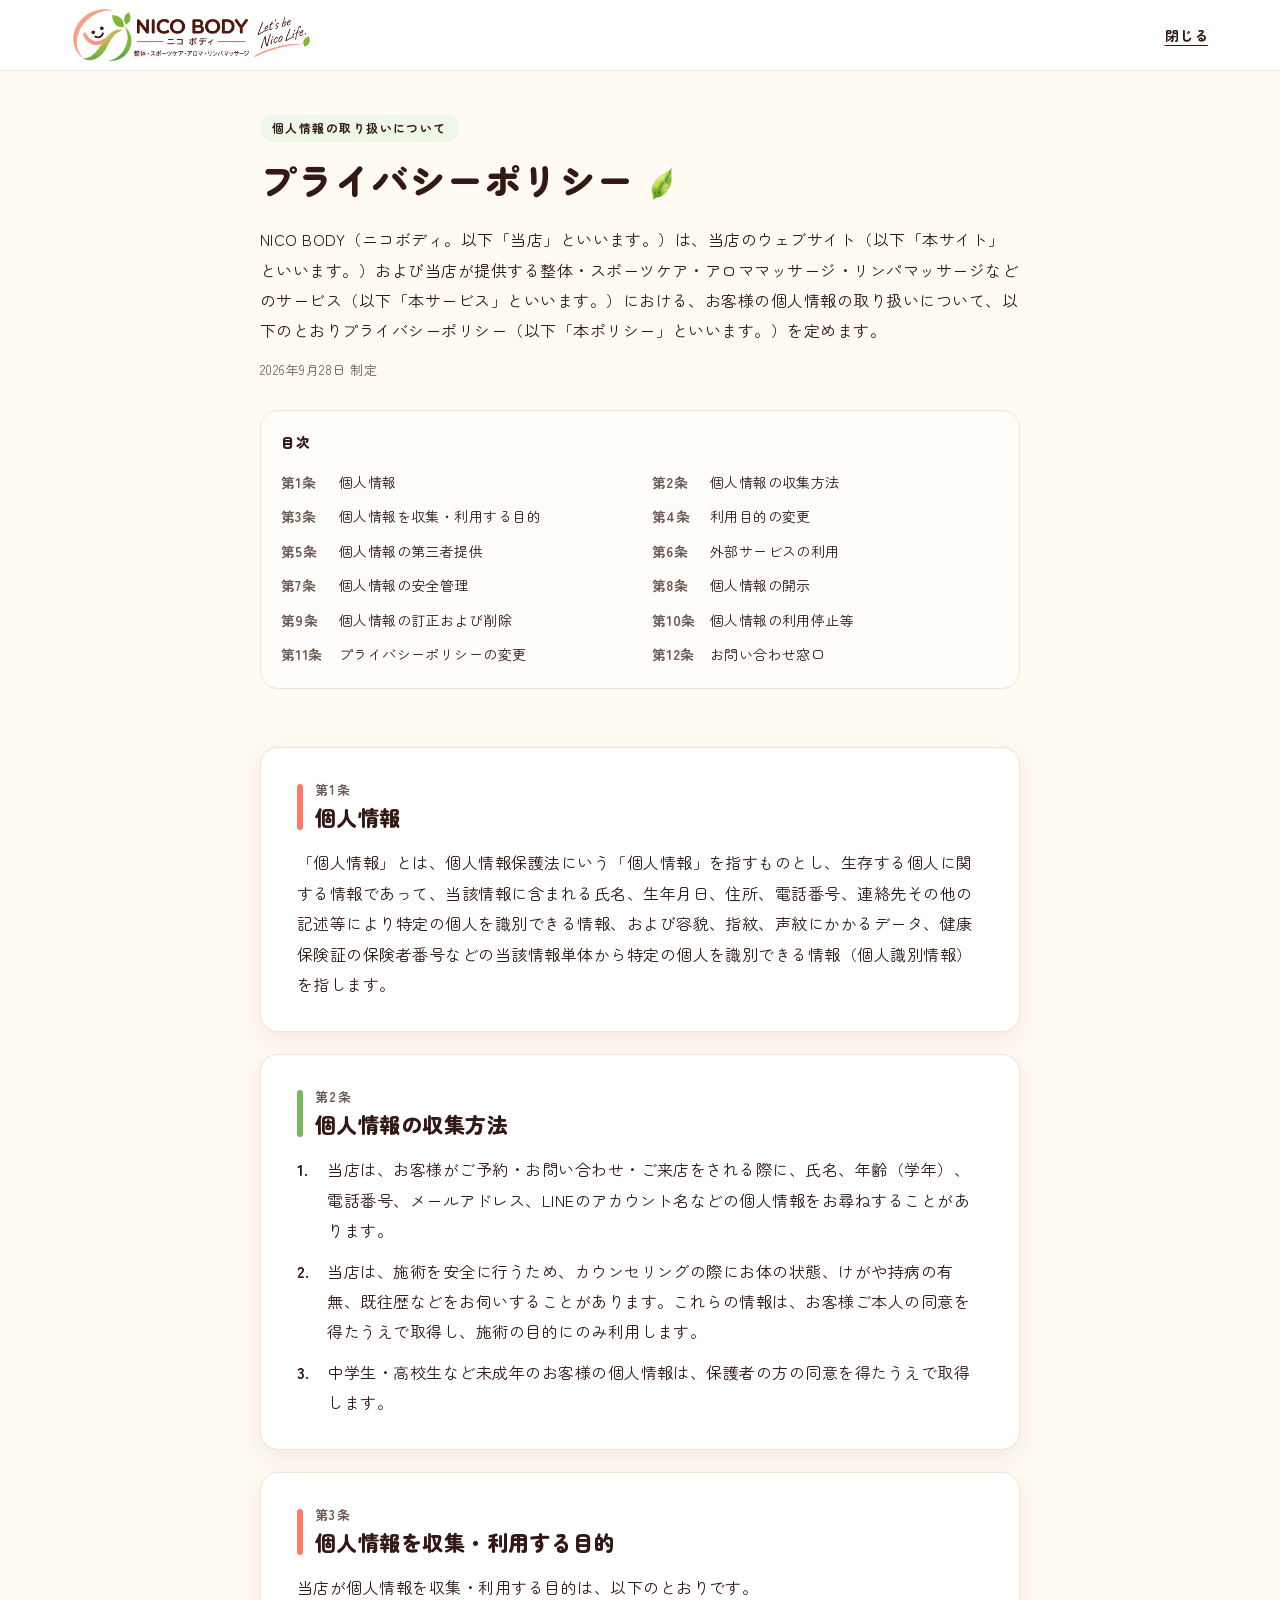
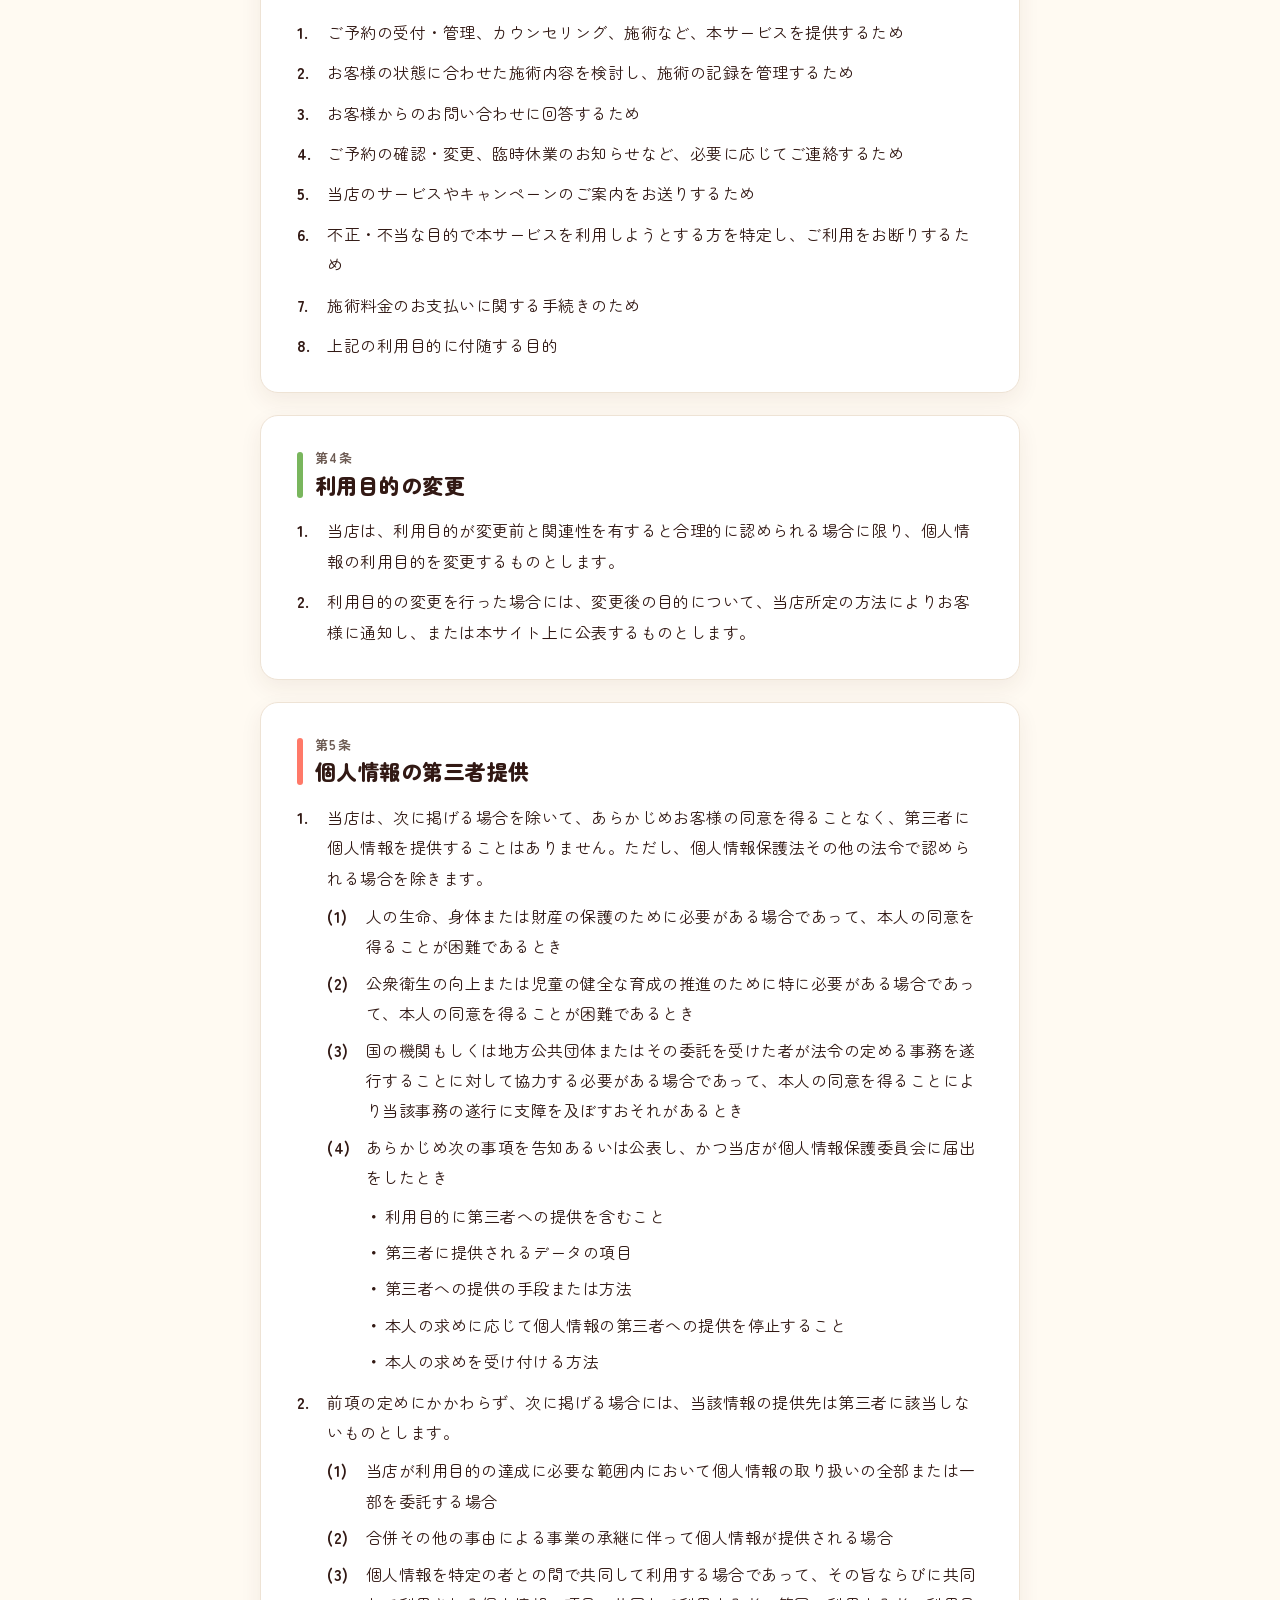
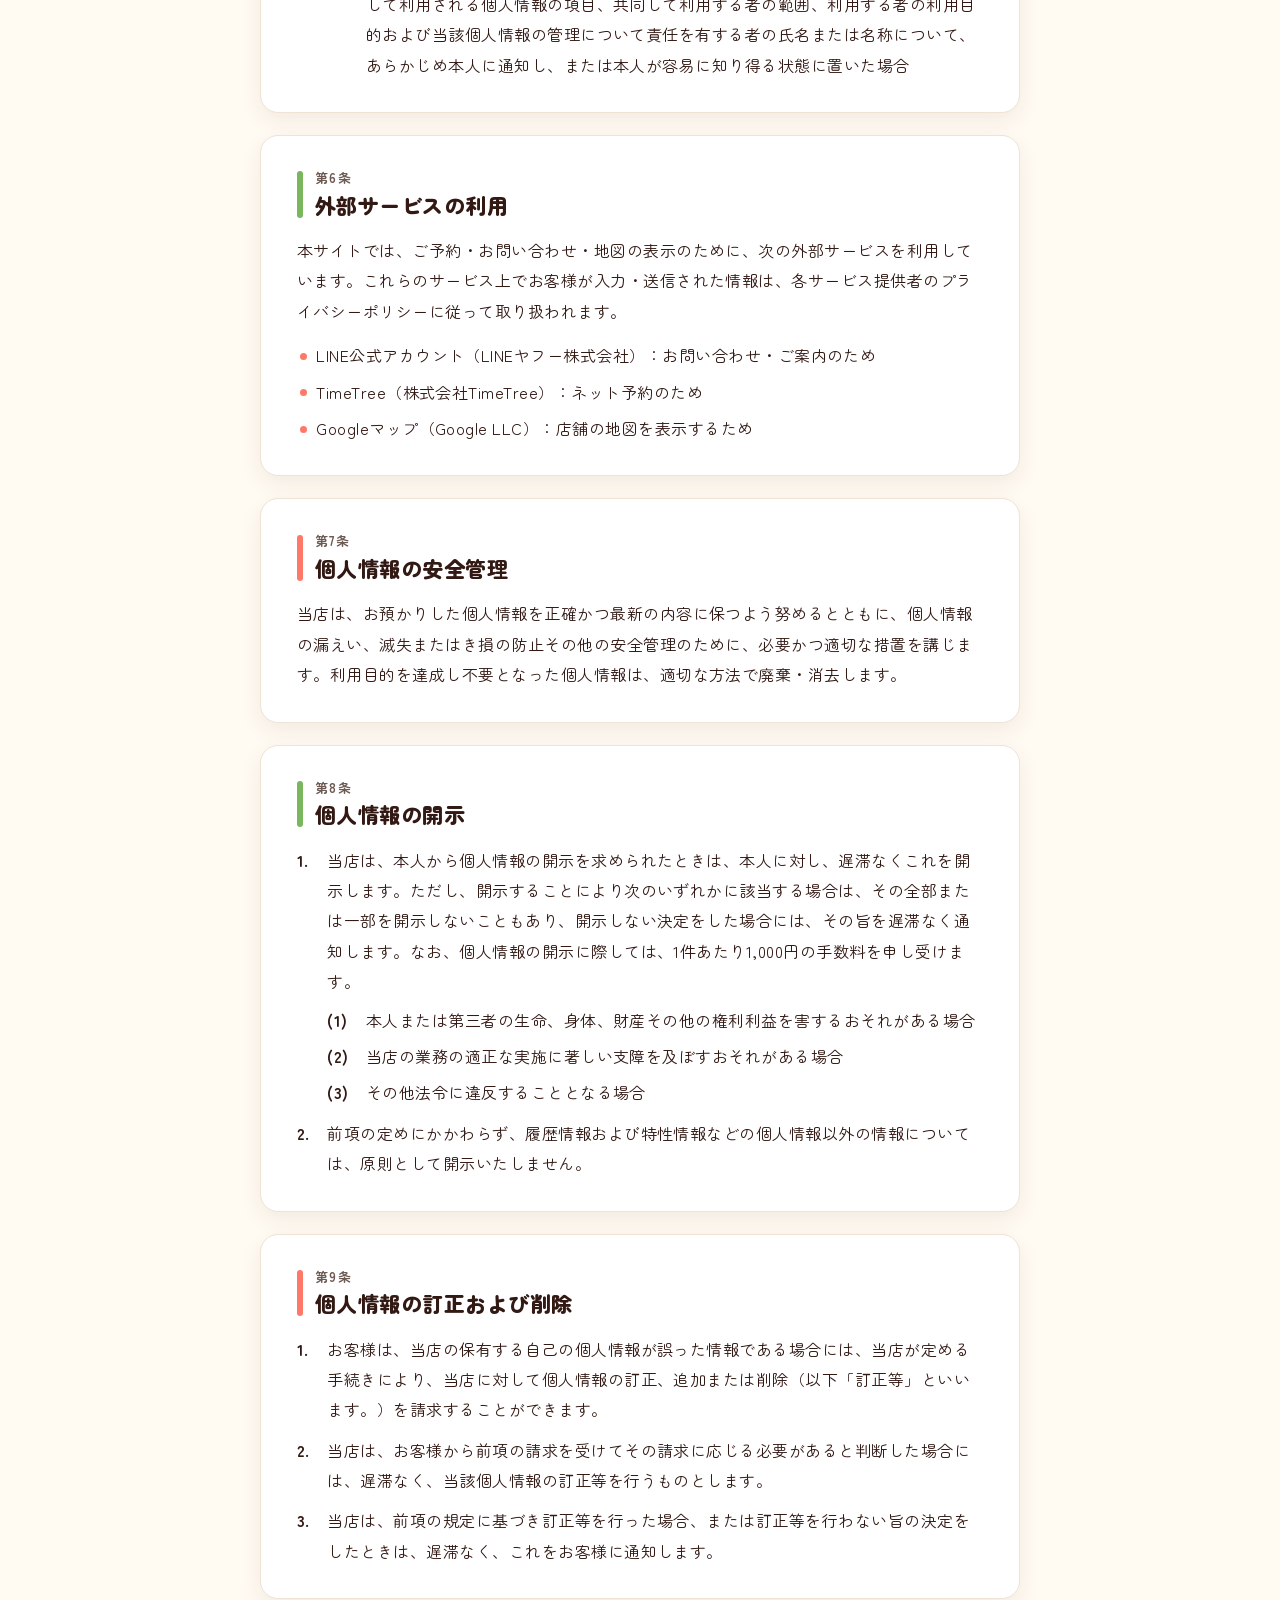
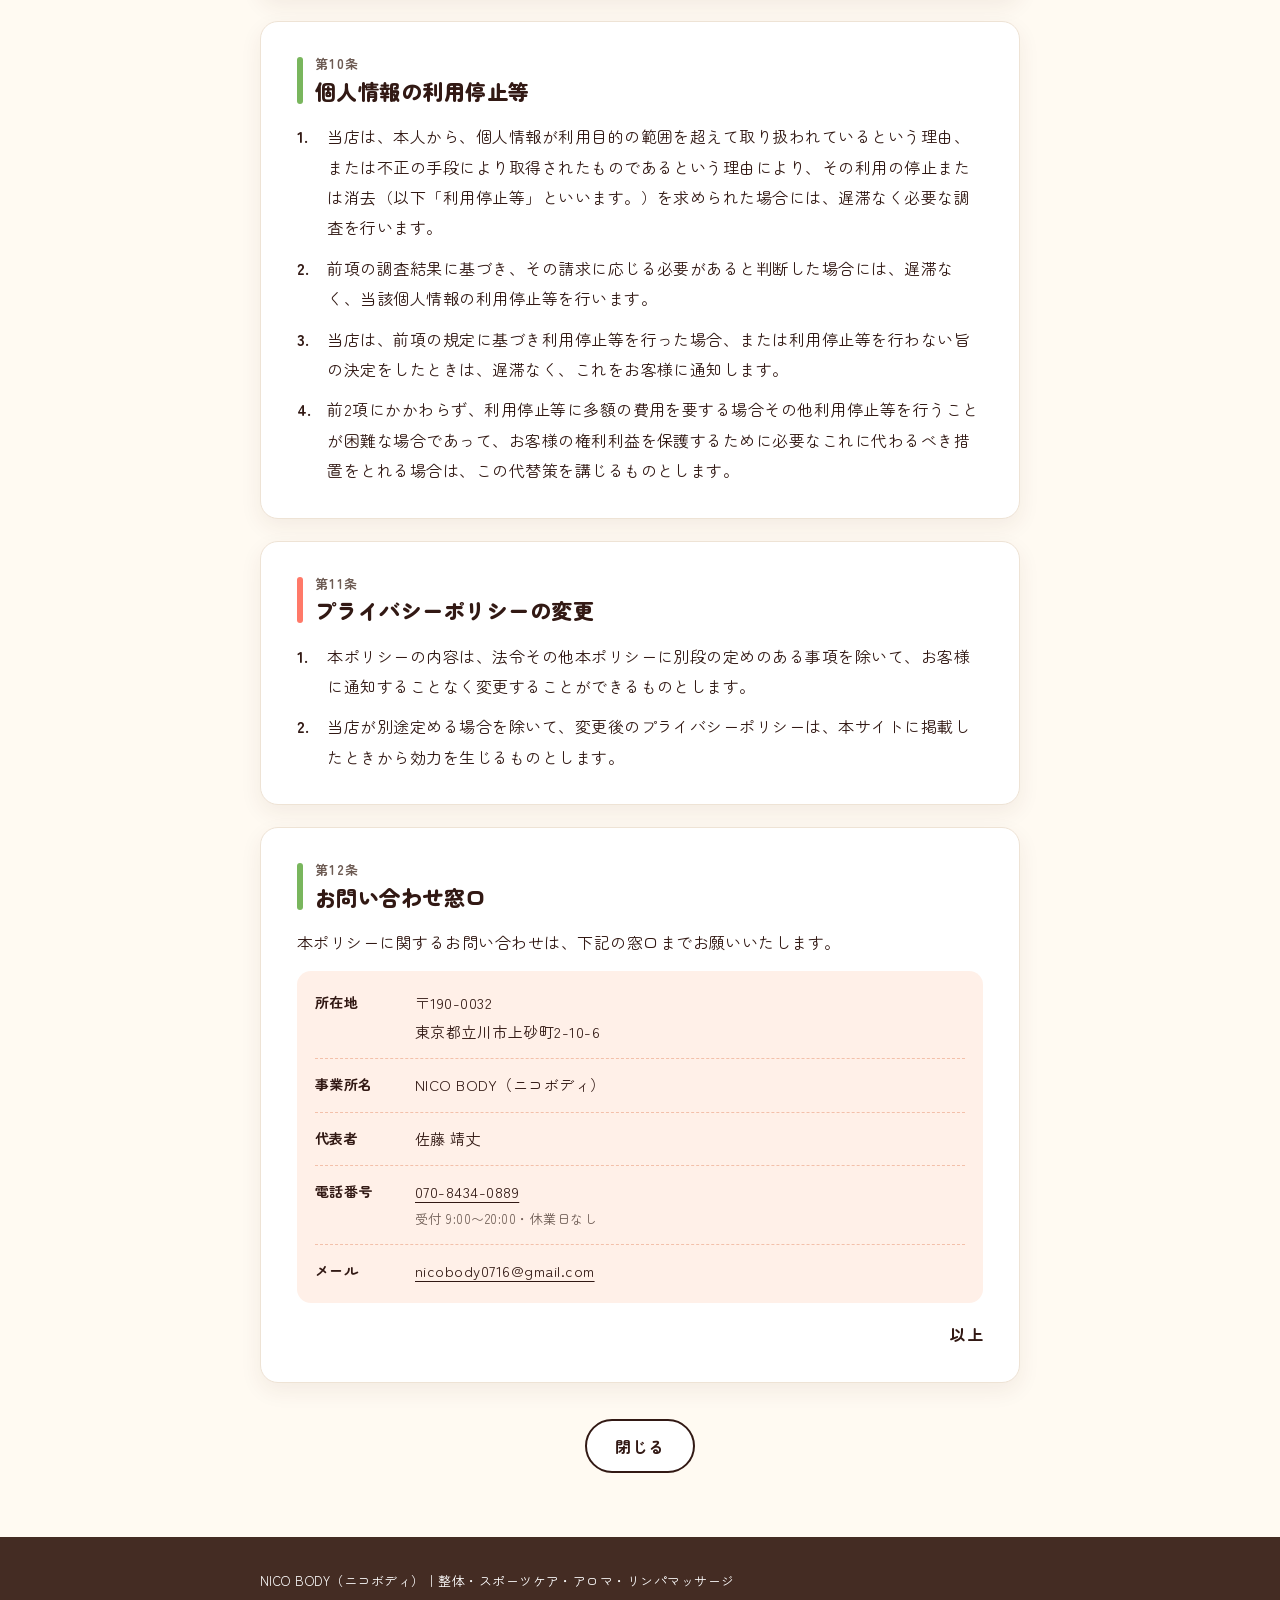
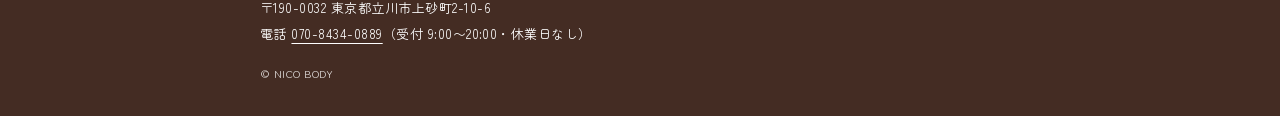
<file: privacy.html>
<!DOCTYPE html>
<html lang="ja">
<head>
<meta charset="UTF-8">
<meta name="viewport" content="width=device-width, initial-scale=1, viewport-fit=cover">
<title>プライバシーポリシー｜NICO BODY（ニコボディ）</title>
<meta name="description" content="NICO BODY（ニコボディ）のプライバシーポリシー。お客様の個人情報の取り扱いについて定めています。">
<meta name="format-detection" content="telephone=no">
<meta name="theme-color" content="#FFFAF2">
<!-- 公開前の確認用：検索結果に出さない設定。本番公開のときに削除する（公開前チェックリスト16） -->
<meta name="robots" content="noindex, nofollow">
<link rel="icon" href="images/favicon.png?v=20260926e">
<link rel="apple-touch-icon" href="images/favicon.png?v=20260926e">
<link rel="preconnect" href="https://fonts.googleapis.com">
<link rel="preconnect" href="https://fonts.gstatic.com" crossorigin>
<link href="https://fonts.googleapis.com/css2?family=Zen+Maru+Gothic:wght@400;700;900&display=swap" rel="stylesheet">
<style>
/* =========================================================
   Tokens — LP本体（index.html + redesign.css）の値に合わせる
   ========================================================= */
:root{
  --c-ivory:#FFFAF2;
  --c-paper:#FFFDF9;
  --c-peach:#FFD8C9;
  --c-peach-logo:#FF7968;
  --c-peach-tint:#FFF0E8;
  --c-green:#79B65D;
  --c-leaf-tint:#EFF7E8;
  --c-brown-deep:#321914;
  --c-footer:#442C23;

  --text:var(--c-brown-deep);
  --text-sub:#6D5B53;
  --line:#EEE3D5;

  --font-base:"Zen Maru Gothic","Hiragino Maru Gothic ProN","Hiragino Sans",sans-serif;
  --gutter:22px;
  --content-max:760px;
  --radius-card:18px;
  --shadow-card:0 8px 22px rgba(83,45,22,.07);
}
@media (min-width:768px){ :root{ --gutter:32px; } }

/* ========== Base ========== */
*,*::before,*::after{box-sizing:border-box}
html{-webkit-text-size-adjust:100%;scroll-behavior:smooth}
@media (prefers-reduced-motion:reduce){html{scroll-behavior:auto}}
body{margin:0;background:var(--c-ivory);color:var(--text);font-family:var(--font-base);font-size:15px;line-height:1.9;letter-spacing:.03em;overflow-x:hidden}
@media (min-width:768px){body{font-size:16px}}
img{max-width:100%;height:auto;display:block}
a{color:inherit;text-underline-offset:4px}
p{margin:0}
h1,h2{margin:0}
h1,h2{word-break:auto-phrase;text-wrap:balance}
:focus-visible{outline:3px solid var(--c-green);outline-offset:3px;border-radius:4px}
:where([id]){scroll-margin-top:24px}
.wrap{max-width:calc(var(--content-max) + var(--gutter)*2);margin:0 auto;padding:0 var(--gutter)}

/* ========== Header ========== */
.header{background:#fff;border-bottom:1px solid var(--line)}
.header__in{max-width:1200px;margin:0 auto;padding:8px var(--gutter);display:flex;align-items:center;justify-content:space-between;gap:12px}
.header__logo img{height:54px;width:auto}
.header__back{font-size:14px;font-weight:700;white-space:nowrap}
@media (max-width:767px){
  .header__in{padding:4px 6px;display:block}
  .header__logo img{width:100%;height:auto}
  .header__back{display:none}
}

/* ========== Page title ========== */
.pagehead{padding:44px 0 8px}
.eyebrow{display:block;width:fit-content;font-size:12px;font-weight:700;letter-spacing:.12em;background:var(--c-leaf-tint);padding:2px 12px;border-radius:999px;margin-bottom:12px}
.pagehead h1{position:relative;display:inline-block;font-size:clamp(26px,6vw,36px);font-weight:900;line-height:1.4;letter-spacing:.04em;padding-right:44px}
.pagehead h1::after{content:"";position:absolute;right:0;bottom:.1em;width:36px;height:34px;background:url("images/16-leaf-single.png") center/contain no-repeat;transform:rotate(-12deg)}
.pagehead__lead{margin-top:20px}
.pagehead__date{margin-top:12px;font-size:13px;color:var(--text-sub)}

/* ========== Contents (目次) ========== */
.toc{margin-top:28px;background:var(--c-paper);border:1px solid var(--line);border-radius:var(--radius-card);padding:18px 20px}
.toc__title{font-size:14px;font-weight:900;letter-spacing:.08em}
.toc ol{margin:10px 0 0;padding:0;list-style:none;display:grid;gap:2px 24px}
@media (min-width:768px){.toc ol{grid-template-columns:1fr 1fr}}
.toc a{display:flex;gap:10px;padding:5px 0;font-size:14px;line-height:1.6;text-decoration:none}
.toc a:hover span:last-child{text-decoration:underline}
.toc a span:first-child{flex:none;min-width:3.4em;color:var(--text-sub);font-weight:700}

/* ========== Articles ========== */
.policy{padding:28px 0 64px}
.art{background:#fff;border:1px solid var(--line);border-radius:var(--radius-card);box-shadow:var(--shadow-card);padding:24px 20px;margin-top:18px}
@media (min-width:768px){.art{padding:32px 36px;margin-top:22px}}
.art h2{position:relative;padding-left:18px;font-size:clamp(18px,4.4vw,21px);font-weight:900;line-height:1.5}
.art h2::before{content:"";position:absolute;left:0;top:.15em;bottom:.15em;width:6px;border-radius:8px;background:var(--c-peach-logo)}
.art:nth-of-type(even) h2::before{background:var(--c-green)}
.art__no{display:block;font-size:13px;font-weight:700;letter-spacing:.1em;color:var(--text-sub);margin-bottom:2px}
.art > p,.art > ol,.art > ul,.art > dl{margin-top:14px}

/* 条文の番号：1. → (1) → ・ */
.clauses,.clauses ol{list-style:none;padding:0;margin:0}
.clauses{counter-reset:c1}
.clauses > li{counter-increment:c1;position:relative;padding-left:1.9em}
.clauses > li + li{margin-top:10px}
.clauses > li::before{content:counter(c1) ".";position:absolute;left:0;top:0;font-weight:700}
.clauses ol{counter-reset:c2;margin-top:8px}
.clauses ol > li{counter-increment:c2;position:relative;padding-left:2.4em}
.clauses ol > li + li{margin-top:6px}
.clauses ol > li::before{content:"(" counter(c2) ")";position:absolute;left:0;top:0;font-weight:700}
.clauses ol ol > li{padding-left:1.2em}
.clauses ol ol > li::before{content:"・"}

.dots{list-style:none;padding:0;margin:0}
.dots li{position:relative;padding-left:1.2em}
.dots li + li{margin-top:6px}
.dots li::before{content:"";position:absolute;left:.2em;top:.8em;width:7px;height:7px;border-radius:50%;background:var(--c-peach-logo)}

.note{font-size:13px;color:var(--text-sub);line-height:1.8}

/* 窓口 */
.desk{background:var(--c-peach-tint);border-radius:14px;padding:6px 18px}
.desk div{display:grid;grid-template-columns:5.5em 1fr;gap:12px;padding:12px 0;border-bottom:1px dashed #F3C0AA}
.desk div:last-child{border-bottom:0}
.desk dt{font-weight:700;font-size:14px}
.desk dd{margin:0;font-size:15px}
.desk small{display:block;font-size:13px;color:var(--text-sub)}
@media (max-width:420px){.desk div{grid-template-columns:1fr;gap:0}}

.end{margin-top:28px;text-align:right;font-weight:700}
.back{margin-top:36px;text-align:center}
.back a{display:inline-flex;align-items:center;justify-content:center;gap:8px;min-height:52px;padding:10px 28px;border-radius:999px;background:#fff;border:2px solid var(--c-brown-deep);font-weight:700;text-decoration:none;transition:background-color .15s ease}
.back a:hover{background:var(--c-peach-tint)}

/* ========== Footer ========== */
.footer{background:var(--c-footer);color:#fff;padding:32px 0 calc(32px + env(safe-area-inset-bottom));font-size:13px;line-height:1.9}
.footer a{color:#fff}
.footer__info p + p{margin-top:2px}
.footer small{display:block;margin-top:16px;opacity:.85}
</style>
</head>
<body>

<header class="header">
  <div class="header__in">
    <a class="header__logo" href="index.html"><img src="images/00-logo-header.png?v=20260926e" alt="NICO BODY ニコボディ 整体・スポーツケア・アロマ・リンパマッサージ トップページへ" width="886" height="200"></a>
    <a class="header__back" href="index.html" data-close>閉じる</a>
  </div>
</header>

<main>
  <div class="wrap">
    <div class="pagehead">
      <p class="eyebrow">個人情報の取り扱いについて</p>
      <h1>プライバシーポリシー</h1>
      <p class="pagehead__lead">NICO BODY（ニコボディ。以下「当店」といいます。）は、当店のウェブサイト（以下「本サイト」といいます。）および当店が提供する整体・スポーツケア・アロママッサージ・リンパマッサージなどのサービス（以下「本サービス」といいます。）における、お客様の個人情報の取り扱いについて、以下のとおりプライバシーポリシー（以下「本ポリシー」といいます。）を定めます。</p>
      <p class="pagehead__date">2026年9月28日 制定</p>

      <nav class="toc" aria-labelledby="toc-title">
        <p class="toc__title" id="toc-title">目次</p>
        <ol>
          <li><a href="#art-1"><span>第1条</span><span>個人情報</span></a></li>
          <li><a href="#art-2"><span>第2条</span><span>個人情報の収集方法</span></a></li>
          <li><a href="#art-3"><span>第3条</span><span>個人情報を収集・利用する目的</span></a></li>
          <li><a href="#art-4"><span>第4条</span><span>利用目的の変更</span></a></li>
          <li><a href="#art-5"><span>第5条</span><span>個人情報の第三者提供</span></a></li>
          <li><a href="#art-6"><span>第6条</span><span>外部サービスの利用</span></a></li>
          <li><a href="#art-7"><span>第7条</span><span>個人情報の安全管理</span></a></li>
          <li><a href="#art-8"><span>第8条</span><span>個人情報の開示</span></a></li>
          <li><a href="#art-9"><span>第9条</span><span>個人情報の訂正および削除</span></a></li>
          <li><a href="#art-10"><span>第10条</span><span>個人情報の利用停止等</span></a></li>
          <li><a href="#art-11"><span>第11条</span><span>プライバシーポリシーの変更</span></a></li>
          <li><a href="#art-12"><span>第12条</span><span>お問い合わせ窓口</span></a></li>
        </ol>
      </nav>
    </div>

    <article class="policy">

      <section class="art" id="art-1" aria-labelledby="art-1-h">
        <h2 id="art-1-h"><span class="art__no">第1条</span>個人情報</h2>
        <p>「個人情報」とは、個人情報保護法にいう「個人情報」を指すものとし、生存する個人に関する情報であって、当該情報に含まれる氏名、生年月日、住所、電話番号、連絡先その他の記述等により特定の個人を識別できる情報、および容貌、指紋、声紋にかかるデータ、健康保険証の保険者番号などの当該情報単体から特定の個人を識別できる情報（個人識別情報）を指します。</p>
      </section>

      <section class="art" id="art-2" aria-labelledby="art-2-h">
        <h2 id="art-2-h"><span class="art__no">第2条</span>個人情報の収集方法</h2>
        <ol class="clauses">
          <li>当店は、お客様がご予約・お問い合わせ・ご来店をされる際に、氏名、年齢（学年）、電話番号、メールアドレス、LINEのアカウント名などの個人情報をお尋ねすることがあります。</li>
          <li>当店は、施術を安全に行うため、カウンセリングの際にお体の状態、けがや持病の有無、既往歴などをお伺いすることがあります。これらの情報は、お客様ご本人の同意を得たうえで取得し、施術の目的にのみ利用します。</li>
          <li>中学生・高校生など未成年のお客様の個人情報は、保護者の方の同意を得たうえで取得します。</li>
        </ol>
      </section>

      <section class="art" id="art-3" aria-labelledby="art-3-h">
        <h2 id="art-3-h"><span class="art__no">第3条</span>個人情報を収集・利用する目的</h2>
        <p>当店が個人情報を収集・利用する目的は、以下のとおりです。</p>
        <ol class="clauses">
          <li>ご予約の受付・管理、カウンセリング、施術など、本サービスを提供するため</li>
          <li>お客様の状態に合わせた施術内容を検討し、施術の記録を管理するため</li>
          <li>お客様からのお問い合わせに回答するため</li>
          <li>ご予約の確認・変更、臨時休業のお知らせなど、必要に応じてご連絡するため</li>
          <li>当店のサービスやキャンペーンのご案内をお送りするため</li>
          <li>不正・不当な目的で本サービスを利用しようとする方を特定し、ご利用をお断りするため</li>
          <li>施術料金のお支払いに関する手続きのため</li>
          <li>上記の利用目的に付随する目的</li>
        </ol>
      </section>

      <section class="art" id="art-4" aria-labelledby="art-4-h">
        <h2 id="art-4-h"><span class="art__no">第4条</span>利用目的の変更</h2>
        <ol class="clauses">
          <li>当店は、利用目的が変更前と関連性を有すると合理的に認められる場合に限り、個人情報の利用目的を変更するものとします。</li>
          <li>利用目的の変更を行った場合には、変更後の目的について、当店所定の方法によりお客様に通知し、または本サイト上に公表するものとします。</li>
        </ol>
      </section>

      <section class="art" id="art-5" aria-labelledby="art-5-h">
        <h2 id="art-5-h"><span class="art__no">第5条</span>個人情報の第三者提供</h2>
        <ol class="clauses">
          <li>当店は、次に掲げる場合を除いて、あらかじめお客様の同意を得ることなく、第三者に個人情報を提供することはありません。ただし、個人情報保護法その他の法令で認められる場合を除きます。
            <ol>
              <li>人の生命、身体または財産の保護のために必要がある場合であって、本人の同意を得ることが困難であるとき</li>
              <li>公衆衛生の向上または児童の健全な育成の推進のために特に必要がある場合であって、本人の同意を得ることが困難であるとき</li>
              <li>国の機関もしくは地方公共団体またはその委託を受けた者が法令の定める事務を遂行することに対して協力する必要がある場合であって、本人の同意を得ることにより当該事務の遂行に支障を及ぼすおそれがあるとき</li>
              <li>あらかじめ次の事項を告知あるいは公表し、かつ当店が個人情報保護委員会に届出をしたとき
                <ol>
                  <li>利用目的に第三者への提供を含むこと</li>
                  <li>第三者に提供されるデータの項目</li>
                  <li>第三者への提供の手段または方法</li>
                  <li>本人の求めに応じて個人情報の第三者への提供を停止すること</li>
                  <li>本人の求めを受け付ける方法</li>
                </ol>
              </li>
            </ol>
          </li>
          <li>前項の定めにかかわらず、次に掲げる場合には、当該情報の提供先は第三者に該当しないものとします。
            <ol>
              <li>当店が利用目的の達成に必要な範囲内において個人情報の取り扱いの全部または一部を委託する場合</li>
              <li>合併その他の事由による事業の承継に伴って個人情報が提供される場合</li>
              <li>個人情報を特定の者との間で共同して利用する場合であって、その旨ならびに共同して利用される個人情報の項目、共同して利用する者の範囲、利用する者の利用目的および当該個人情報の管理について責任を有する者の氏名または名称について、あらかじめ本人に通知し、または本人が容易に知り得る状態に置いた場合</li>
            </ol>
          </li>
        </ol>
      </section>

      <section class="art" id="art-6" aria-labelledby="art-6-h">
        <h2 id="art-6-h"><span class="art__no">第6条</span>外部サービスの利用</h2>
        <p>本サイトでは、ご予約・お問い合わせ・地図の表示のために、次の外部サービスを利用しています。これらのサービス上でお客様が入力・送信された情報は、各サービス提供者のプライバシーポリシーに従って取り扱われます。</p>
        <ul class="dots">
          <li>LINE公式アカウント（LINEヤフー株式会社）：お問い合わせ・ご案内のため</li>
          <li>TimeTree（株式会社TimeTree）：ネット予約のため</li>
          <li>Googleマップ（Google LLC）：店舗の地図を表示するため</li>
        </ul>
      </section>

      <section class="art" id="art-7" aria-labelledby="art-7-h">
        <h2 id="art-7-h"><span class="art__no">第7条</span>個人情報の安全管理</h2>
        <p>当店は、お預かりした個人情報を正確かつ最新の内容に保つよう努めるとともに、個人情報の漏えい、滅失またはき損の防止その他の安全管理のために、必要かつ適切な措置を講じます。利用目的を達成し不要となった個人情報は、適切な方法で廃棄・消去します。</p>
      </section>

      <section class="art" id="art-8" aria-labelledby="art-8-h">
        <h2 id="art-8-h"><span class="art__no">第8条</span>個人情報の開示</h2>
        <ol class="clauses">
          <li>当店は、本人から個人情報の開示を求められたときは、本人に対し、遅滞なくこれを開示します。ただし、開示することにより次のいずれかに該当する場合は、その全部または一部を開示しないこともあり、開示しない決定をした場合には、その旨を遅滞なく通知します。なお、個人情報の開示に際しては、1件あたり1,000円の手数料を申し受けます。
            <ol>
              <li>本人または第三者の生命、身体、財産その他の権利利益を害するおそれがある場合</li>
              <li>当店の業務の適正な実施に著しい支障を及ぼすおそれがある場合</li>
              <li>その他法令に違反することとなる場合</li>
            </ol>
          </li>
          <li>前項の定めにかかわらず、履歴情報および特性情報などの個人情報以外の情報については、原則として開示いたしません。</li>
        </ol>
      </section>

      <section class="art" id="art-9" aria-labelledby="art-9-h">
        <h2 id="art-9-h"><span class="art__no">第9条</span>個人情報の訂正および削除</h2>
        <ol class="clauses">
          <li>お客様は、当店の保有する自己の個人情報が誤った情報である場合には、当店が定める手続きにより、当店に対して個人情報の訂正、追加または削除（以下「訂正等」といいます。）を請求することができます。</li>
          <li>当店は、お客様から前項の請求を受けてその請求に応じる必要があると判断した場合には、遅滞なく、当該個人情報の訂正等を行うものとします。</li>
          <li>当店は、前項の規定に基づき訂正等を行った場合、または訂正等を行わない旨の決定をしたときは、遅滞なく、これをお客様に通知します。</li>
        </ol>
      </section>

      <section class="art" id="art-10" aria-labelledby="art-10-h">
        <h2 id="art-10-h"><span class="art__no">第10条</span>個人情報の利用停止等</h2>
        <ol class="clauses">
          <li>当店は、本人から、個人情報が利用目的の範囲を超えて取り扱われているという理由、または不正の手段により取得されたものであるという理由により、その利用の停止または消去（以下「利用停止等」といいます。）を求められた場合には、遅滞なく必要な調査を行います。</li>
          <li>前項の調査結果に基づき、その請求に応じる必要があると判断した場合には、遅滞なく、当該個人情報の利用停止等を行います。</li>
          <li>当店は、前項の規定に基づき利用停止等を行った場合、または利用停止等を行わない旨の決定をしたときは、遅滞なく、これをお客様に通知します。</li>
          <li>前2項にかかわらず、利用停止等に多額の費用を要する場合その他利用停止等を行うことが困難な場合であって、お客様の権利利益を保護するために必要なこれに代わるべき措置をとれる場合は、この代替策を講じるものとします。</li>
        </ol>
      </section>

      <section class="art" id="art-11" aria-labelledby="art-11-h">
        <h2 id="art-11-h"><span class="art__no">第11条</span>プライバシーポリシーの変更</h2>
        <ol class="clauses">
          <li>本ポリシーの内容は、法令その他本ポリシーに別段の定めのある事項を除いて、お客様に通知することなく変更することができるものとします。</li>
          <li>当店が別途定める場合を除いて、変更後のプライバシーポリシーは、本サイトに掲載したときから効力を生じるものとします。</li>
        </ol>
      </section>

      <section class="art" id="art-12" aria-labelledby="art-12-h">
        <h2 id="art-12-h"><span class="art__no">第12条</span>お問い合わせ窓口</h2>
        <p>本ポリシーに関するお問い合わせは、下記の窓口までお願いいたします。</p>
        <dl class="desk">
          <div><dt>所在地</dt><dd>〒190-0032<br>東京都立川市上砂町2-10-6</dd></div>
          <div><dt>事業所名</dt><dd>NICO BODY（ニコボディ）</dd></div>
          <div><dt>代表者</dt><dd>佐藤 靖丈</dd></div>
          <div><dt>電話番号</dt><dd><a href="tel:07084340889">070-8434-0889</a><small>受付 9:00〜20:00・休業日なし</small></dd></div>
          <div><dt>メール</dt><dd><a href="mailto:nicobody0716@gmail.com">nicobody0716@gmail.com</a></dd></div>
        </dl>
        <p class="end">以上</p>
      </section>

      <p class="back"><a href="index.html" data-close>閉じる</a></p>
    </article>
  </div>
</main>

<footer class="footer">
  <div class="wrap">
    <div class="footer__info">
      <p>NICO BODY（ニコボディ）｜整体・スポーツケア・アロマ・リンパマッサージ</p>
      <p>〒190-0032 東京都立川市上砂町2-10-6</p>
      <p>電話 <a href="tel:07084340889">070-8434-0889</a>（受付 9:00〜20:00・休業日なし）</p>
    </div>
    <small>&copy; NICO BODY</small>
  </div>
</footer>

<script>
/* 「閉じる」：LPから新しいウィンドウで開いたときはそのウィンドウを閉じる。
   直接開いた場合など閉じられないときは、LPのトップページへ移動する。 */
document.querySelectorAll('[data-close]').forEach(a => {
  a.addEventListener('click', e => {
    e.preventDefault();
    window.close();
    setTimeout(() => { if (!window.closed) location.href = a.getAttribute('href'); }, 300);
  });
});
</script>

</body>
</html>
</file>
<file: redesign.css>
/* NICO BODY visual refresh — original section order and copy are unchanged. */
:root{
  --c-ivory:#fffaf2;
  --c-white:#fff;
  --c-peach:#ffd8c9;
  --c-peach-logo:#ff7968;
  --c-peach-tint:#fff0e8;
  --c-green:#79b65d;
  --c-leaf:#a8cf81;
  --c-leaf-tint:#eff7e8;
  --c-brown:#66534b;
  --c-brown-deep:#321914;
  --text:var(--c-brown-deep);
  --text-sub:#6d5b53;
  --line:#eee3d5;
  --cta-reserve-bg:#2ea844;
  --cta-reserve-hover:#25913a;
  --cta-reserve-shadow:rgba(30,110,45,.32);
  --gutter:22px;
  --section-py:70px;
  --content-max:1080px;
  --radius-card:18px;
  --radius-sm:12px;
  --shadow-cta:0 12px 22px rgba(88,44,25,.12);
  --btn-maxw:440px;
}

body{background:var(--c-ivory);font-size:15px;line-height:1.82;letter-spacing:.015em}
.wrap{position:relative}
.sec{position:relative;overflow:hidden}
.sec--white{background:#fffdf9}
.sec--tint{background:#fff2e9}
.h2{font-size:clamp(23px,4.8vw,34px);font-weight:900;line-height:1.45;letter-spacing:.015em}
.center{text-align:left}
.center .h2::after,.h2::after{display:none}
.h2,.s02 h2,.closing__tag{position:relative}
.h2{padding-left:18px}
.h2::before{content:"";position:absolute;left:0;top:.15em;bottom:.15em;width:6px;border-radius:8px;background:var(--c-peach-logo)}
.s03 .h2::before,.s06 .h2::before,.s09 .h2::before,.s13 .h2::before{background:var(--c-green)}
.h2::after,.center .h2::after{content:"";display:inline-block;width:34px;height:32px;margin:0 0 -7px 8px;border-radius:0;background:url("images/16-leaf-single.png") center/contain no-repeat;vertical-align:baseline;transform:rotate(-12deg)}
.s03 .h2::after,.s06 .h2::after,.s08 .h2::after,.s12 .h2::after{background-image:url("images/17-leaf-double.png")}
.s05 .h2::after,.s09 .h2::after{background-image:url("images/15-leaf-accent.png")}
.s03 .h2::after{transform:scaleX(-1) rotate(18deg)}
.s04 .h2::after{transform:rotate(22deg)}
.s05 .h2::after{transform:scaleX(-1) rotate(-14deg)}
.s06 .h2::after{transform:rotate(-22deg)}
.s07 .h2::after{transform:rotate(35deg)}
.s08 .h2::after{transform:scaleX(-1) rotate(-8deg)}
.s09 .h2::after{transform:rotate(16deg)}
.s10 .h2::after{transform:scaleX(-1) rotate(12deg)}
.s11 .h2::after{transform:rotate(-28deg)}
.s12 .h2::after{transform:rotate(30deg)}
.s13 .h2::after{transform:scaleX(-1) rotate(-20deg)}
.eyebrow{margin:0 0 8px 18px;padding:0;background:none;color:#6c9a44;font-size:12px;letter-spacing:.13em}
.note{color:var(--text-sub)}
.leaf-corner::before{opacity:.65}

/* Header and hero */
.header{background:#fffdf9;border-color:#f0e5d7;box-shadow:0 3px 12px rgba(81,47,21,.07)}
.header__in{max-width:1240px}
.header__logo img{object-fit:contain}
.header__cta .btn--line{border-color:var(--c-line-green);color:#683a25}
.header__cta .btn--reserve{background:var(--cta-reserve-bg)}
.fv{background:#fff8ed;padding-top:18px;padding-bottom:26px}
.fv__visual{overflow:hidden}
.fv__visual img{object-fit:cover}
.fv__panel{background:#fffdf9;border:1px solid #f0e0d1;border-radius:24px;box-shadow:0 15px 36px rgba(87,51,28,.12);padding:18px 18px 20px}
.fv__first{font-size:14px;font-weight:700}
.fv__first strong{color:#f9504b;font-size:32px;letter-spacing:-.015em}
.fv__first span{font-weight:400}
.fv__cta{margin-top:16px}
.fv__sub{margin-top:15px}
.fv-points{padding-top:28px;gap:10px}
.fv-points li{border:1px solid #f0e6db;box-shadow:0 7px 18px rgba(81,47,21,.07);border-radius:16px;background:#fff;padding:14px 5px}
.fv-points__ico{background:#fff6f1;border:1px solid #ffb6a1;width:46px;height:46px}
.fv-points__ico svg{width:26px;height:26px;stroke:#fa7664}
.fv-points b{color:var(--text);font-weight:900}
.btn{border-radius:16px;box-shadow:0 8px 16px rgba(88,44,25,.1);transition:transform .2s ease,box-shadow .2s ease,background-color .2s ease}
.btn:hover,.ask-link:hover{transform:translateY(-2px)}
.btn--reserve{background:var(--cta-reserve-bg);box-shadow:0 10px 20px var(--cta-reserve-shadow);letter-spacing:.035em}
.btn--reserve::after{background-color:#fff;background-size:14px}
.btn--reserve:hover{background:var(--cta-reserve-hover)}
.btn--line{color:#683a25}
.btn--tel{border-color:#786962;color:#683a25}
.btn--tel .ico path{fill:#786962}
.btn--xl{font-size:19px}
.cta-ask__lead{color:var(--text-sub)}
.ask-link{border-radius:14px;box-shadow:0 5px 14px rgba(88,44,25,.07);transition:transform .2s ease}
.ask-link--line{background:var(--c-white);color:#05893c;border:2px solid var(--c-line-green)}
.ask-link--tel{background:var(--c-white);color:#683a25;border:2px solid #786962}
.cta-ask__btns{gap:9px}

/* Section backgrounds, headings and cards */
.s02{background:#fffdf9}
.s02::before,.s06::before,.closing::before{content:"";position:absolute;right:-35px;top:15px;width:150px;height:130px;background:url("images/00-logo-mark.png?v=20260926e") center/contain no-repeat;opacity:.09;pointer-events:none}
.s03::after,.s06::after,.s10::after,.s13::after,.closing::after{content:"";position:absolute;width:145px;height:130px;background:url("images/18-leaf-twig.png") center/contain no-repeat;opacity:.7;pointer-events:none;z-index:0}
.s03::after{right:-25px;top:55px;width:185px;height:170px;transform:rotate(18deg)}
.s06::after{left:-45px;right:auto;top:40px;background-image:url("images/17-leaf-double.png");transform:scaleX(-1) rotate(-24deg)}
.s10::after{right:-25px;top:45px;width:180px;height:160px;transform:scaleX(-1) rotate(8deg)}
.s13::after{left:-42px;right:auto;top:70px;background-image:url("images/15-leaf-accent.png");transform:rotate(32deg)}
.closing::after{right:-23px;bottom:85px;width:180px;height:160px;transform:rotate(-28deg)}
.sec>.wrap{z-index:1}
.s02 h2{max-width:620px;margin-inline:auto}
.voice{background:#ffe1d2;border:1px solid #ffd0bc;border-radius:18px;box-shadow:0 6px 14px rgba(103,61,38,.06)}
.voice::after{background:#ffe1d2}
.s02__answer{font-weight:900}
.s02 ul{gap:12px}
.s02 li,.s02 li:has(img):nth-child(even){background:#fff9f2;border:1px solid #f1e5d8;box-shadow:0 5px 14px rgba(88,44,25,.045);border-radius:18px}
.s02 li img{border:3px solid #fff;box-shadow:0 3px 10px rgba(88,44,25,.13)}
.s02__close{font-weight:700;text-align:center;max-width:660px;margin-inline:auto}
.mark{background:linear-gradient(transparent 60%,#ffe1d2 60%)}
.s03{background:#fff8ed}
.promises{gap:12px;margin-top:27px}
.promise{border:1px solid #f0e4d5;box-shadow:0 8px 22px rgba(84,50,29,.075);border-radius:17px}
.promise__ico{background:#fff8f4;border:1px solid #ffbdab}
.promise__ico svg{stroke:#fa7765}
.promise h3{font-weight:900}
.s04{background:#fffdf9}
.staff{gap:30px}
.staff__photo{border-radius:22px;background:#f9eee4;box-shadow:0 14px 28px rgba(84,50,29,.12)}
.staff__lead{color:#44241c;font-size:clamp(20px,4.5vw,27px);line-height:1.6}
.staff__note{border-left:5px solid var(--c-peach-logo);background:#fff0e9;border-radius:9px}

/* Service cards: an image-led layout similar to the reference. */
.s05{background:#fff7ed}
.services{margin-top:27px;gap:16px}
.svc{position:relative;display:flex;align-items:stretch;min-height:240px;border:1px solid #eee0d0;border-radius:20px;box-shadow:0 10px 26px rgba(83,45,22,.11);background:#fff}
.svc__img{order:2;flex:0 0 43%;overflow:hidden;background:#f4e8dc}
.svc__img img{width:100%;height:100%;aspect-ratio:auto;object-fit:cover}
.svc__body{order:1;flex:1;min-width:0;padding:20px 13px 18px 18px;display:flex;flex-direction:column;align-items:flex-start}
.svc__head{margin:0;display:flex;align-items:center;gap:8px}
.svc__ico{width:36px;height:36px;box-shadow:none;border-radius:50%;background:#fff4eb}
.svc h3{margin:0;font-size:18px;line-height:1.35;font-weight:900}
.svc p{font-size:13.5px;line-height:1.7;margin-top:13px}
.svc__price{align-self:stretch;margin-top:auto!important;padding:12px 0 0;border-top:1px solid #eee3d9;font-size:13px!important;font-weight:700}
.svc__price b{color:#ee6256;font-size:19px}
.svc:nth-child(2) .svc__price b{color:#159b51}
.svc:nth-child(4){min-height:275px}
.svc:nth-child(4) .svc__body{padding-bottom:20px}
.services__more{margin-top:25px}
.text-link{color:#176b3b}

/* Student and parent information */
.s06{background:#fff1e7}
.s06__img{border-radius:20px;box-shadow:0 12px 24px rgba(83,45,22,.1)}
.pricechips{gap:12px}
.pricechip{border:1px solid #ffb4a3;border-radius:18px;background:#fff;box-shadow:0 7px 17px rgba(83,45,22,.07)}
.pricechip b{color:#f65d52}
.s06__box{border:1px solid #eee3d7;border-radius:17px;box-shadow:0 7px 15px rgba(83,45,22,.05)}
.s06__box h3 .pill{background:#e9f5df;color:#457b2a}
.s06__price-note{text-align:center}

/* Journey and room preview */
.s07{background:#fffdf9}
.steps{max-width:790px;margin-inline:auto;gap:12px;position:relative}
.step{background:#fff9f3;border:1px solid #f1e5d7;border-radius:18px;padding:14px 20px 14px 16px;grid-template-columns:40px minmax(0,1fr) 180px;gap:12px;align-items:center;box-shadow:0 6px 17px rgba(83,45,22,.06)}
.step:not(:last-child)::after{content:"";display:block;position:absolute;left:35px;top:58px;bottom:-30px;width:3px;border-radius:3px;background:#f3aa98;z-index:3}
.step__num{width:40px;height:40px;background:#ff7566;color:#fff;box-shadow:0 3px 0 #ffd1c3}
.step__num{position:relative;z-index:4}
.step h3{padding:0;font-weight:900}
.step p{margin-top:3px}
.step__img{display:block;width:180px;height:135px;object-fit:contain;justify-self:end}
.step:first-child{grid-template-columns:40px minmax(0,1fr) 150px}
.step:first-child .step__img{width:150px;height:112px}
@media (min-width:768px){
  .steps::before{content:"";position:absolute;left:34px;top:69px;bottom:76px;width:3px;border-radius:3px;background:#f3aa98;z-index:3}
  .step:not(:last-child)::after{display:none}
}
.dress{max-width:790px;margin:16px auto 0;background:#edf7e5;border:1px solid #dbeccf;border-radius:15px}
.s08{background:#fff8ef}
.gallery{gap:12px}
.gallery figure{background:#fff;border-radius:17px;padding:7px 7px 10px;box-shadow:0 8px 20px rgba(84,50,29,.08)}
.gallery img{border-radius:12px}
.gallery figcaption{font-weight:700;color:var(--text);margin:6px 4px 0}

/* Price table */
.s09{background:#fffdf9}
.price{gap:14px;margin-top:28px}
.price__block{padding:19px 20px 13px;border:1px solid #eee3d8;box-shadow:0 7px 20px rgba(83,45,22,.06);border-radius:17px}
.price__block h3{border:0;padding:0 0 0 14px;margin-bottom:12px;position:relative;font-weight:900}
.price__block h3::before{content:"";position:absolute;left:0;top:4px;bottom:4px;width:5px;border-radius:5px;background:#ff7868}
.price__block:nth-child(even) h3::before{background:#19a75a}
.price__icon{display:block;width:34px;height:34px;object-fit:contain;flex:none;background:#fff8ef;border-radius:50%;padding:4px}
.price__icons{display:flex;align-items:center;margin-right:2px}
.price__icons .price__icon+ .price__icon{margin-left:-8px}
.price__sub{white-space:nowrap}
.price__row{border-bottom:1px solid #f2e8dd;padding:8px 0}
.price__row dd{font-size:16px}
.price__row--first dd{gap:2px}
.price__first{background:#ff7566;color:#fff;border-radius:8px;font-size:15px;padding:2px 8px}
.price__first small{color:#fff}
.price__after{font-size:13px;padding:0}
.price__after small{font-size:11px}
.tag-first{background:#ff7566;color:#fff}
.price__notes{max-width:800px;margin-inline:auto}
.s10{background:#fff5e9}
.first{position:relative;max-width:590px;margin:25px auto 0;border:7px solid #ffdbca;border-radius:38px;background:#fffdfa;box-shadow:0 12px 30px rgba(83,45,22,.09);padding:32px 20px}
.first::after{content:"";position:absolute;right:-26px;bottom:-22px;width:118px;height:105px;background:url("images/17-leaf-double.png") center/contain no-repeat;opacity:.82;transform:scaleX(-1) rotate(-20deg);pointer-events:none}
.first>*{position:relative;z-index:1}
.first__price{color:#f95452;font-size:clamp(46px,12vw,70px)}
.first__label{color:#fff;background:#ff7868}
.first__menu{font-size:19px}
.howto{max-width:680px;margin-inline:auto;gap:10px}
.howto li{border:1px solid #efe1d1;box-shadow:0 4px 12px rgba(83,45,22,.05)}
.howto li span{background:#ff7868;color:#fff}

/* FAQ, conversion, location, footer */
.s11{background:#fffdf9}
.faq{gap:11px;max-width:800px;margin-inline:auto}
.faq details{background:#fff;border:1px solid #eee2d6;border-radius:16px;padding:14px 16px;box-shadow:0 6px 17px rgba(83,45,22,.06)}
.faq summary{align-items:center;justify-content:space-between}
.faq summary .voice{background:none;border:0;box-shadow:none;padding:0;font-family:var(--font-base);font-size:15px;font-weight:900}
.faq summary .voice::after{display:none}
.faq summary .toggle{margin:0;border-color:#f3c0aa}
.faq .reply{margin-top:10px}
.faq .reply__body{box-shadow:none;background:#f8fbf4;border-color:#d6e6c7}
.faq .reply__body::after{background:#f8fbf4;border-color:#d6e6c7}
.s12{background:#fff5e9}
.cta-unit{border:1px solid #f0dfd0;border-radius:21px;box-shadow:0 10px 25px rgba(83,45,22,.08);padding:20px}
.cta-unit .cta-ask__btns{grid-template-columns:1fr 1.7fr}
.contact{gap:16px}
.contact__card{border:1px solid #f0dfd0;box-shadow:0 8px 20px rgba(83,45,22,.06)}
.pay__cards li{background:#fff;border-color:#eee6de}
.s13{background:#fffdf9}
.map{border:7px solid #fff;border-radius:18px;box-shadow:0 8px 20px rgba(83,45,22,.08)}
.access dl{background:#fff9f2;border:1px solid #f0e4d8;border-radius:16px;padding:20px}
.access dl div{border-bottom:1px solid #eee1d4;padding-bottom:10px}
.access dl div:last-child{border:0;padding-bottom:0}
.access figure img{border-radius:17px;box-shadow:0 8px 22px rgba(83,45,22,.1)}
.closing{background:#fff2e6}
.closing::before{left:-45px;right:auto;top:auto;bottom:20px;width:240px;height:210px;opacity:.12}
.closing__tag{background:#fffdfa;padding:20px;border:1px solid #f7decf;border-radius:28px;box-shadow:0 12px 28px rgba(83,45,22,.09)}
.closing__text{font-family:var(--font-voice);font-size:18px;font-weight:600}
.closing__story{display:grid;grid-template-columns:minmax(0,1fr) minmax(0,1fr);align-items:center;gap:24px;max-width:820px;margin:20px auto 0}
.closing__story .closing__text{margin:0;text-align:center}
.closing__img{display:block;width:100%;max-height:285px;object-fit:contain}
.footer{background:#442c23}
.footer__logo{background:#fffdf9}
.fixbar{background:rgba(255,250,244,.97);border-color:#ead9cc;box-shadow:0 -5px 20px rgba(83,45,22,.12)}
.fixbar a{border-radius:11px}
.fixbar__reserve{background:var(--cta-reserve-bg);box-shadow:0 6px 14px var(--cta-reserve-shadow)}
.fixbar__line{background:var(--c-white);border:2px solid var(--c-line-green);color:#05893c}
.fixbar__tel{background:var(--c-white);border:2px solid #786962;color:#683a25}

@media (max-width:767px){
  :root{--section-py:60px;--gutter:18px}
  .header__in{padding:8px 12px}
  .header__logo{width:auto;max-width:340px;margin-inline:auto}
  .header__logo img{max-height:68px;object-fit:contain}
  .fv__visual img{width:100%;aspect-ratio:4/5}
  .fv__panel{margin:-22px 16px 0;max-width:none;z-index:1}
  .fv-points{padding-inline:14px}
  .fv-points li{padding:12px 4px}
  .fv-points b{font-size:12px;white-space:normal}
  .fv-points span:last-child{font-size:10px}
  .s02 h2{padding-left:4px}
  .s02 li:has(img){width:100%}
  .s02 li:has(img):nth-child(even){width:100%}
  .s02 li img{width:66px;height:66px}
  .promises{grid-template-columns:repeat(2,minmax(0,1fr))}
  .promise{display:flex;flex-direction:column;align-items:center;gap:7px;text-align:center;padding:17px 10px}
  .promise__ico{width:52px;height:52px;flex:none}
  .promise h3{font-size:14px;padding:0}
  .promise p{font-size:12px;line-height:1.65}
  .staff__photo{max-width:290px!important;margin-inline:auto!important}
  .svc__body{padding-left:14px}
  .svc h3{font-size:16px}
  .svc__price b{font-size:17px}
  .svc:nth-child(4){min-height:325px}
  .s06__price-note{text-align:left}
  .step{grid-template-columns:40px minmax(0,1fr);align-items:start}
  .step__img{grid-column:2;width:min(100%,205px);height:140px;justify-self:center;margin-top:2px}
  .step:first-child{grid-template-columns:40px minmax(0,1fr)}
  .step:first-child .step__img{width:min(100%,205px);height:140px}
  .gallery{grid-template-columns:repeat(2,minmax(0,1fr))}
  .price__row dt{font-size:13.5px}
  .price__row dd{font-size:15px}
  .price__sub{font-size:10px;padding-inline:6px;margin-left:0}
  .first{border-width:6px}
  .closing__story{grid-template-columns:1fr;gap:8px;margin-top:24px}
  .closing__img{max-height:250px}
  .footer{padding-top:22px}
  .footer__logo{margin-inline:0!important;border-radius:14px!important;padding:10px!important}
}
@media (max-width:360px){
  .promises{gap:8px}
  .promise{padding:14px 7px}
  .svc{min-height:265px}
  .svc__img{flex-basis:39%}
  .svc__body{padding:14px 9px}
  .svc h3{font-size:14px}
  .svc p{font-size:12px}
  .svc:nth-child(4){min-height:365px}
}
@media (min-width:768px){
  :root{--section-py:90px;--gutter:32px}
  .fv{padding-top:28px}
  .fv__visual{border-radius:28px;box-shadow:0 20px 45px rgba(83,45,22,.13)}
  .fv__panel{max-width:1000px;margin:28px auto 0;position:relative;z-index:2;display:grid;grid-template-columns:minmax(0,.85fr) minmax(0,1.15fr);grid-template-rows:auto auto;align-items:center;column-gap:34px;row-gap:10px;text-align:left;padding:26px 34px}
  .fv__first{grid-column:1;grid-row:1/3;font-size:16px;line-height:1.45}
  .fv__first strong{display:block;font-size:44px;line-height:1.15;margin:5px 0 2px}
  .fv__first span{display:block;margin:3px 0 0;font-size:13px}
  .fv__cta{grid-column:2;grid-row:1;margin:0}
  .fv__cta .btn--xl{min-width:0;width:100%;max-width:none}
  .fv__sub{grid-column:2;grid-row:2;margin:0}
  .fv__sub .cta-ask{display:block}
  .fv__sub .cta-ask__lead{text-align:left}
  .fv__sub .cta-ask__btns{display:grid;grid-template-columns:1fr 2fr;margin-top:5px}
  .fv__sub .ask-link{width:100%}
  .fv-points{max-width:1030px;padding-top:26px}
  .fv-points li{grid-template-columns:46px auto}
  .promises{grid-template-columns:repeat(4,minmax(0,1fr))}
  .promise{display:flex;flex-direction:column;align-items:flex-start}
  .staff{grid-template-columns:330px 1fr;max-width:900px;margin-inline:auto}
  .services{grid-template-columns:repeat(2,minmax(0,1fr))}
  .svc{min-height:275px}
  .svc:nth-child(4){min-height:300px}
  .svc__body{padding:22px}
  .svc h3{font-size:19px}
  .svc p{font-size:14px}
  .s06__img{max-width:790px;margin-inline:auto}
  .pricechips,.s06__grid{max-width:790px;margin-inline:auto}
  .gallery{grid-template-columns:repeat(4,1fr)}
  .gallery figure:first-child{grid-column:span 2;grid-row:span 2}
  .gallery figure:first-child img{height:calc(100% - 28px);aspect-ratio:auto}
  .price{grid-template-columns:repeat(2,minmax(0,1fr))}
  .contact{grid-template-columns:1fr 1fr;align-items:stretch}
  .contact .cta-unit{max-width:none}
  .contact__card{padding:24px}
}
@media (min-width:768px) and (max-width:980px){
  .fv__panel{grid-template-columns:1fr;max-width:660px;text-align:center;gap:12px}
  .fv__first,.fv__cta,.fv__sub{grid-column:1;grid-row:auto}
  .fv__cta .btn--xl{max-width:none}
  .fv__sub .cta-ask__lead{text-align:center}
}
@media (max-width:767px){
  .s03::after,.s06::after,.s10::after,.s13::after,.closing::after{width:110px;height:100px;opacity:.62}
  .s03::after{top:-35px;right:-28px}
  .s06::after{top:-28px;left:-38px}
  .s10::after{display:none}
  .s13::after{top:-30px;left:-38px}
  .h2::after,.center .h2::after{width:30px;height:28px;margin-left:5px}
  .first::after{width:83px;height:75px;right:-18px;bottom:-15px}
}
</file>
